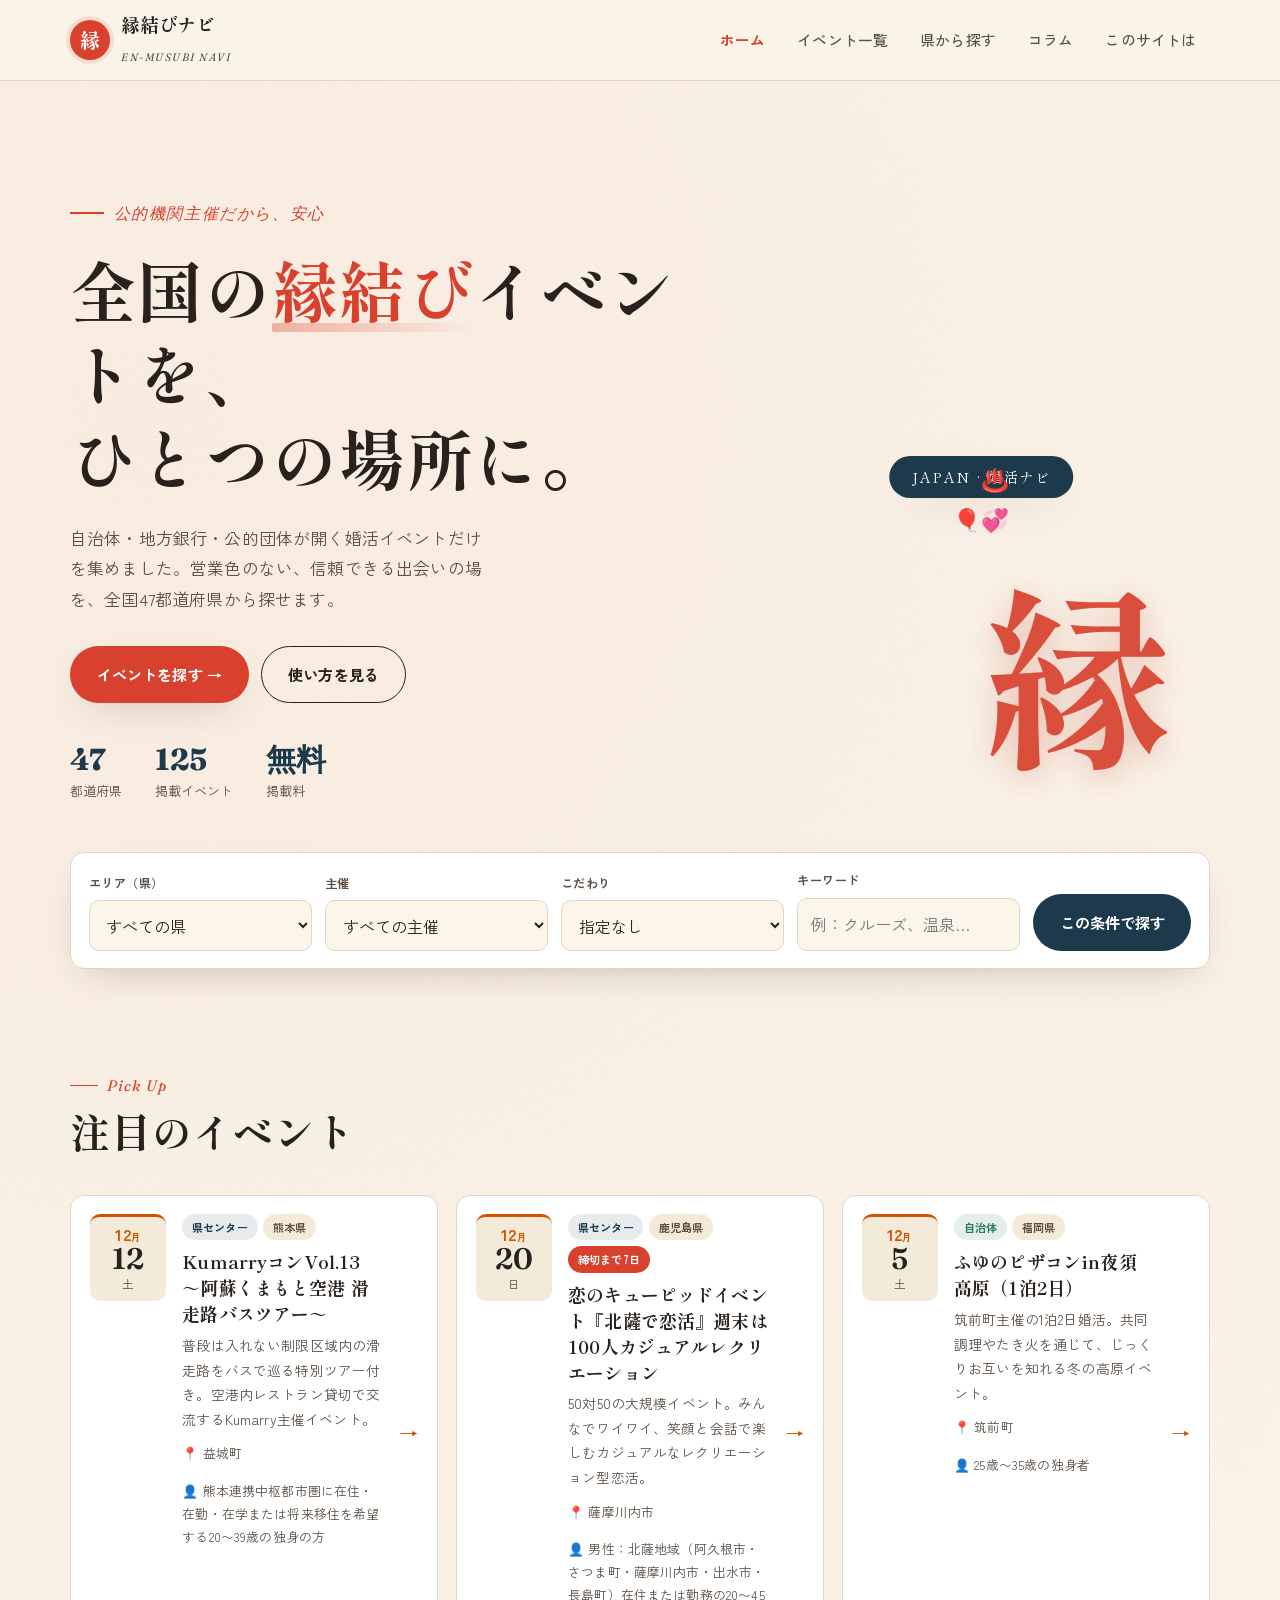
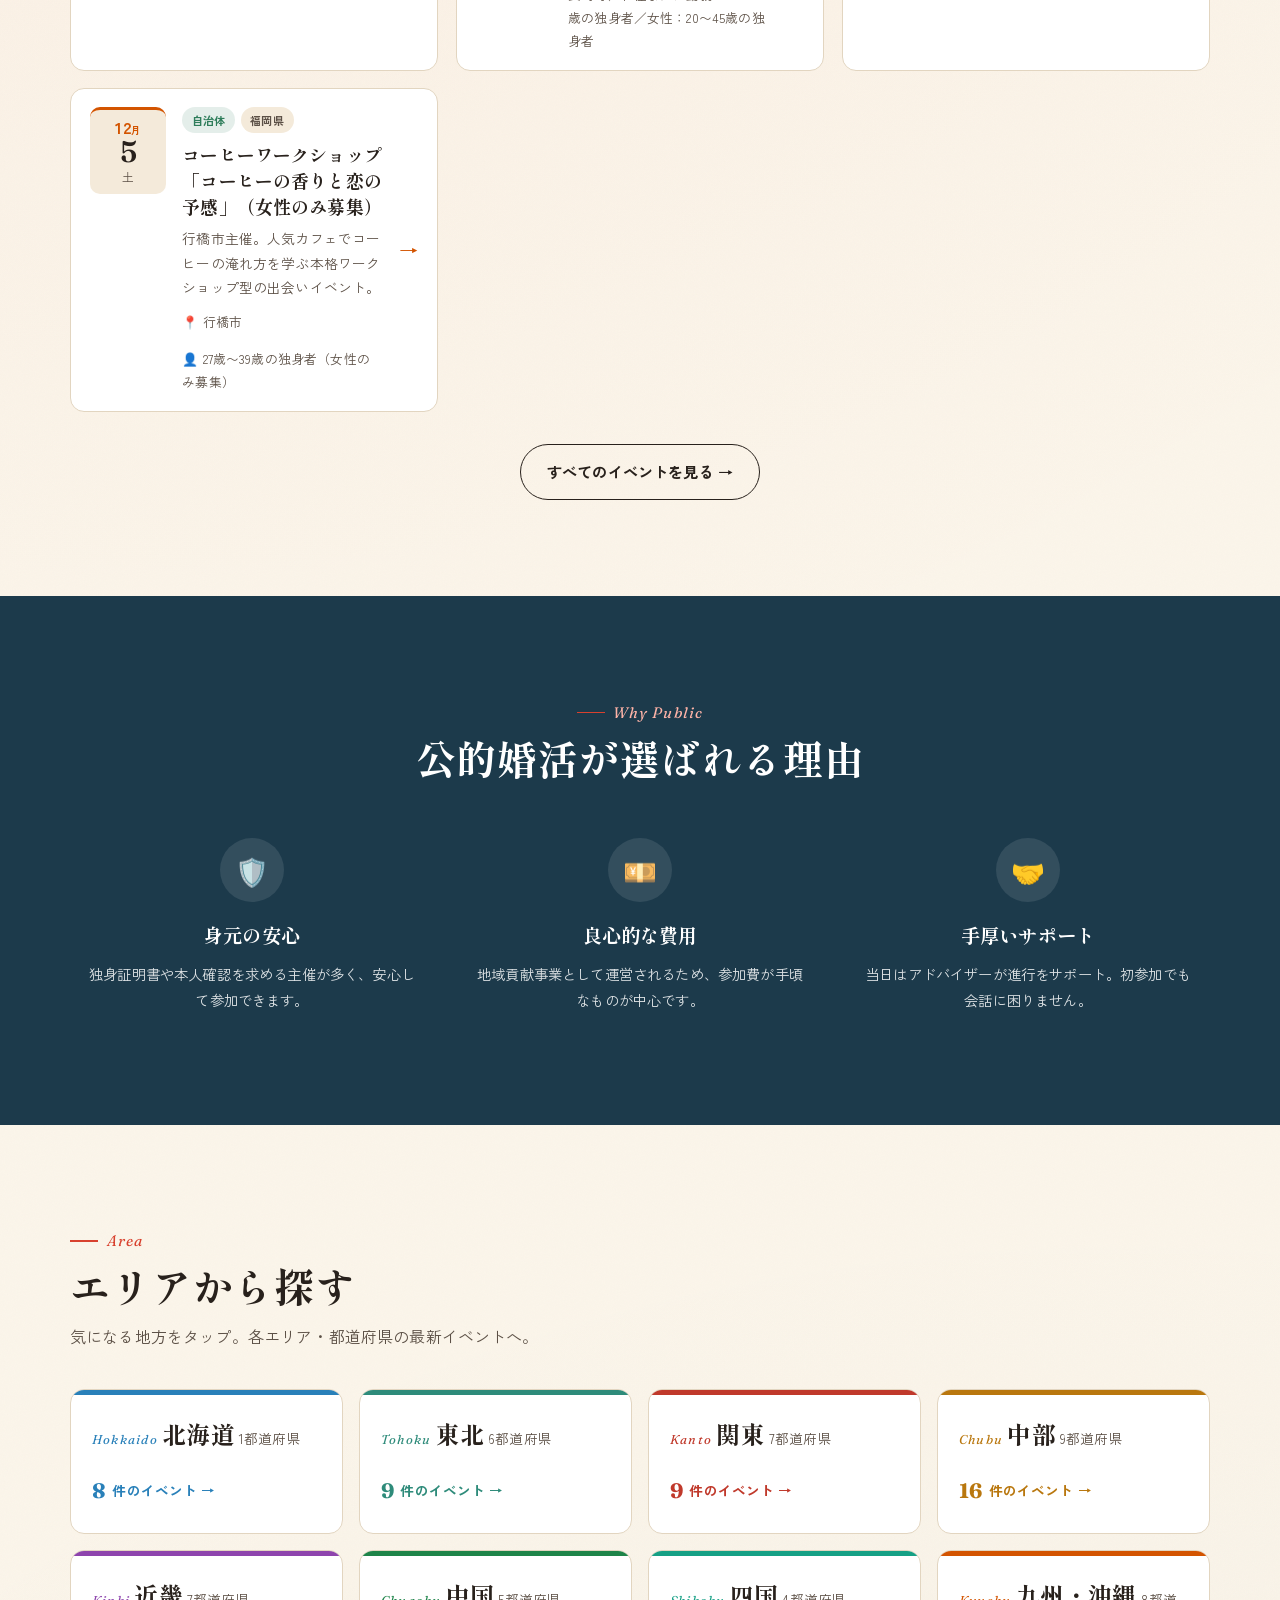
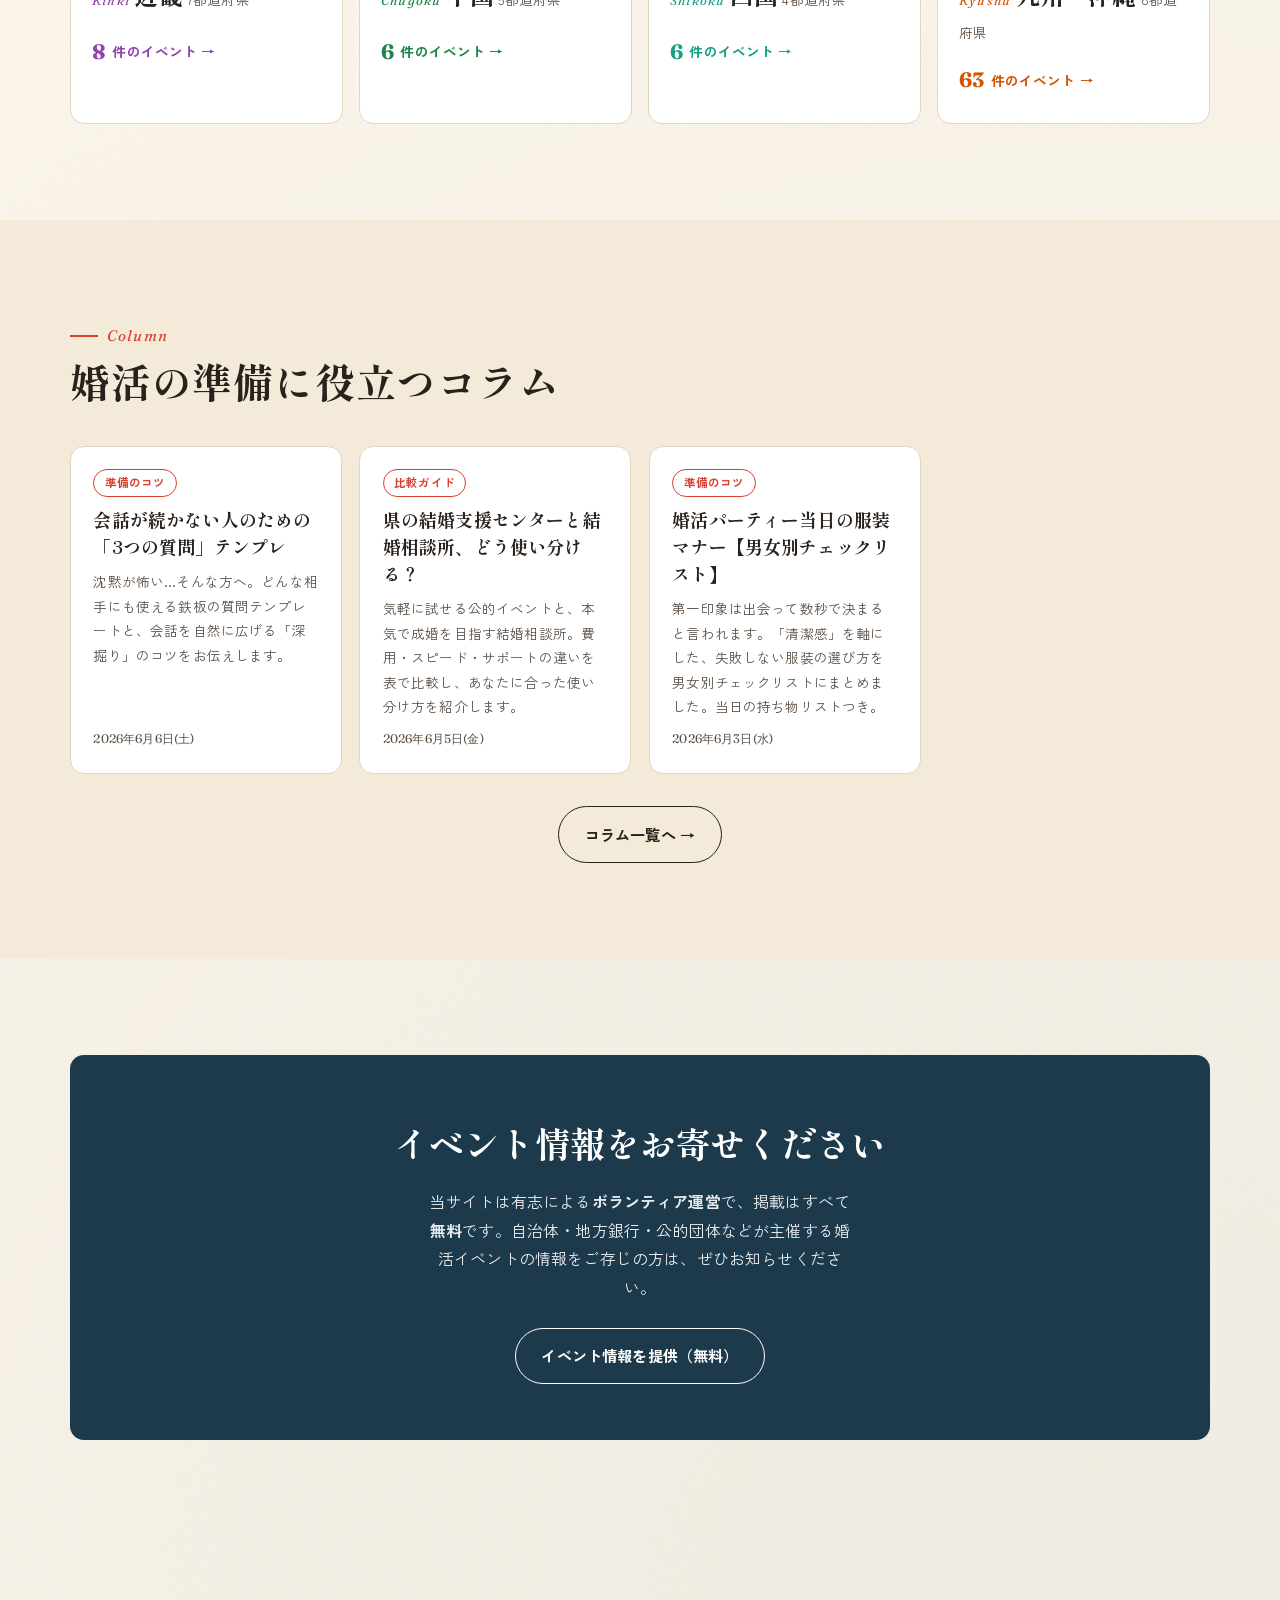
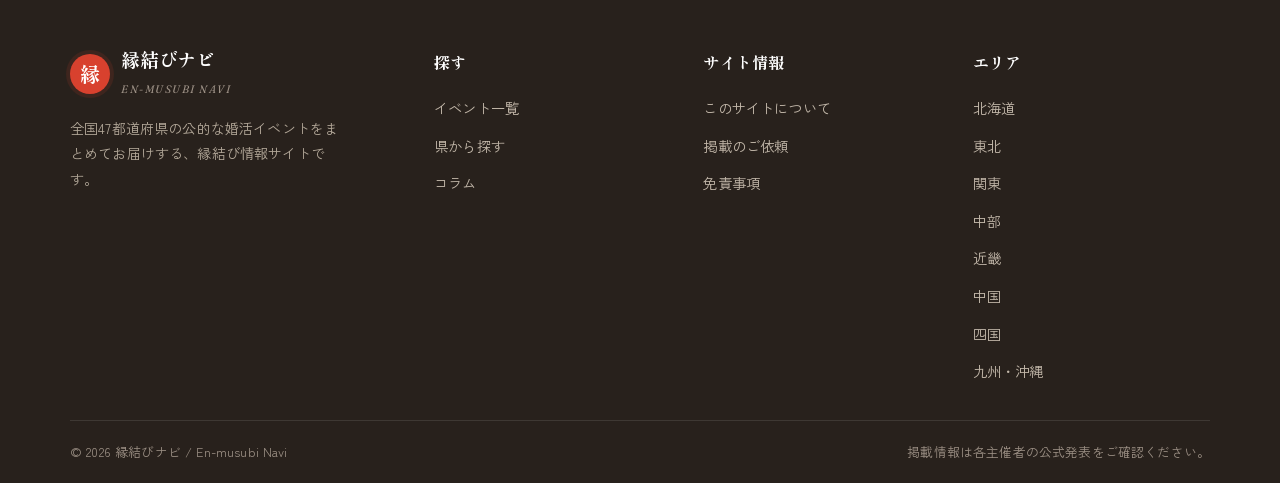
<file: index.html>
<!DOCTYPE html>
<html lang="ja">
<head>
<meta charset="UTF-8">
<meta name="viewport" content="width=device-width, initial-scale=1.0">
<title>縁結びナビ ｜ 全国の公的婚活イベントまとめサイト</title>
<meta name="description" content="全国47都道府県の自治体・地方銀行・公的団体が主催する婚活イベントを一覧でチェック。各都道府県の公式結婚支援センターと、安心・安全な出会いの場をまとめて探せます。">
<link rel="preconnect" href="https://fonts.googleapis.com">
<link rel="preconnect" href="https://fonts.gstatic.com" crossorigin>
<link href="https://fonts.googleapis.com/css2?family=Shippori+Mincho:wght@500;700;800&family=Zen+Kaku+Gothic+New:wght@400;500;700&family=Fraunces:ital,opsz,wght@1,9..144,400;1,9..144,600&display=swap" rel="stylesheet">
<link rel="icon" href="assets/img/favicon.svg" type="image/svg+xml">
<link rel="icon" href="assets/img/favicon-32.png" sizes="32x32" type="image/png">
<link rel="apple-touch-icon" href="assets/img/apple-touch-icon.png">
<link rel="manifest" href="site.webmanifest">
<meta name="theme-color" content="#D8412E">
<link rel="canonical" href="https://ytsuki1970.github.io/enmusubi-navi/">
<meta property="og:type" content="website">
<meta property="og:site_name" content="縁結びナビ">
<meta property="og:locale" content="ja_JP">
<meta property="og:title" content="縁結びナビ ｜ 全国の公的婚活イベントまとめサイト">
<meta property="og:description" content="全国47都道府県の自治体・地方銀行・公的団体が主催する婚活イベントを一覧でチェック。各都道府県の公式結婚支援センターと、安心・安全な出会いの場をまとめて探せます。">
<meta property="og:url" content="https://ytsuki1970.github.io/enmusubi-navi/">
<meta property="og:image" content="https://ytsuki1970.github.io/enmusubi-navi/assets/img/ogp.png">
<meta name="twitter:card" content="summary_large_image">
<meta name="twitter:title" content="縁結びナビ ｜ 全国の公的婚活イベントまとめサイト">
<meta name="twitter:description" content="全国47都道府県の公的な婚活イベントと、各都道府県の公式結婚支援センターをまとめて探せます。">
<meta name="twitter:image" content="https://ytsuki1970.github.io/enmusubi-navi/assets/img/ogp.png">
<link rel="stylesheet" href="assets/css/style.css">
</head>
<body>

<!-- Header -->
<header class="site-header">
  <div class="wrap site-header__in">
    <a class="brand" href="index.html">
      <span class="brand__mark">縁</span>
      <span>
        <span class="brand__name">縁結びナビ</span><br>
        <span class="brand__sub">En-musubi Navi</span>
      </span>
    </a>
    <button class="nav-toggle" aria-label="メニュー" aria-expanded="false"><span></span><span></span><span></span></button>
    <nav class="site-nav">
      <a href="index.html">ホーム</a>
      <a href="events.html">イベント一覧</a>
      <a href="prefecture.html">県から探す</a>
      <a href="columns.html">コラム</a>
      <a href="about.html">このサイトは</a>
    </nav>
  </div>
</header>

<!-- Hero -->
<section class="hero">
  <div class="wrap hero__grid">
    <div>
      <span class="hero__eyebrow">公的機関主催だから、安心</span>
      <h1>全国の<span class="accent">縁結び</span>イベントを、<br>ひとつの場所に。</h1>
      <p class="hero__lede">自治体・地方銀行・公的団体が開く婚活イベントだけを集めました。営業色のない、信頼できる出会いの場を、全国47都道府県から探せます。</p>
      <div class="hero__cta">
        <a class="btn btn--primary" href="events.html">イベントを探す →</a>
        <a class="btn btn--ghost" href="about.html">使い方を見る</a>
      </div>
      <div class="hero__stats">
        <div class="hero__stat"><b>47</b><span>都道府県</span></div>
        <div class="hero__stat"><b id="stat-count">--</b><span>掲載イベント</span></div>
        <div class="hero__stat"><b>無料</b><span>掲載料</span></div>
      </div>
    </div>
    <div class="hero__art" aria-hidden="true">
      <div class="hero__medallion"></div>
      <div class="hero__kanji">縁</div>
      <span class="hero__ribbon">JAPAN · 婚活ナビ</span>
      <span class="hero__float f1">💞</span>
      <span class="hero__float f2">🎈</span>
      <span class="hero__float f3">♨️</span>
    </div>
  </div>
</section>

<!-- Search bar -->
<div class="wrap">
  <form class="searchbar" action="events.html" method="get">
    <div class="field">
      <label for="f-pref">エリア（県）</label>
      <select id="f-pref" name="pref"><option value="">すべての県</option></select>
    </div>
    <div class="field">
      <label for="f-org">主催</label>
      <select id="f-org" name="org">
        <option value="">すべての主催</option>
        <option value="center">県センター</option>
        <option value="city">自治体</option>
        <option value="public">公的団体</option>
        <option value="bank">地銀連携</option>
      </select>
    </div>
    <div class="field">
      <label for="f-tag">こだわり</label>
      <select id="f-tag" name="tag"><option value="">指定なし</option></select>
    </div>
    <div class="field">
      <label for="f-q">キーワード</label>
      <input id="f-q" name="q" type="search" placeholder="例：クルーズ、温泉…">
    </div>
    <button class="btn btn--ink" type="submit">この条件で探す</button>
  </form>
</div>

<!-- Featured events -->
<section class="section">
  <div class="wrap">
    <div class="sec-head">
      <span class="sec-head__kicker">Pick Up</span>
      <h2 class="sec-head__title">注目のイベント</h2>
    </div>
    <div class="ev-grid" id="featured" data-reveal></div>
    <div style="text-align:center;margin-top:2rem">
      <a class="btn btn--ghost" href="events.html">すべてのイベントを見る →</a>
    </div>
  </div>
</section>

<!-- Why public -->
<section class="section band">
  <div class="wrap">
    <div class="sec-head" style="text-align:center">
      <span class="sec-head__kicker" style="color:#ffb4a8">Why Public</span>
      <h2 class="sec-head__title" style="color:#fff">公的婚活が選ばれる理由</h2>
    </div>
    <div class="feature-row">
      <div class="feature" data-reveal data-d="1">
        <div class="feature__ic">🛡️</div>
        <h3>身元の安心</h3>
        <p>独身証明書や本人確認を求める主催が多く、安心して参加できます。</p>
      </div>
      <div class="feature" data-reveal data-d="2">
        <div class="feature__ic">💴</div>
        <h3>良心的な費用</h3>
        <p>地域貢献事業として運営されるため、参加費が手頃なものが中心です。</p>
      </div>
      <div class="feature" data-reveal data-d="3">
        <div class="feature__ic">🤝</div>
        <h3>手厚いサポート</h3>
        <p>当日はアドバイザーが進行をサポート。初参加でも会話に困りません。</p>
      </div>
    </div>
  </div>
</section>

<!-- Prefecture grid -->
<section class="section">
  <div class="wrap">
    <div class="sec-head">
      <span class="sec-head__kicker">Area</span>
      <h2 class="sec-head__title">エリアから探す</h2>
      <p class="lede" style="margin-top:.6rem">気になる地方をタップ。各エリア・都道府県の最新イベントへ。</p>
    </div>
    <div class="pref-grid" id="pref-grid" data-reveal></div>
  </div>
</section>

<!-- Columns -->
<section class="section band--paper">
  <div class="wrap">
    <div class="sec-head">
      <span class="sec-head__kicker">Column</span>
      <h2 class="sec-head__title">婚活の準備に役立つコラム</h2>
    </div>
    <div class="col-grid" id="home-columns" data-reveal></div>
    <div style="text-align:center;margin-top:2rem">
      <a class="btn btn--ghost" href="columns.html">コラム一覧へ →</a>
    </div>
  </div>
</section>

<!-- 情報提供のお願い（無料・ボランティア運営） -->
<section class="section">
  <div class="wrap" style="background:var(--indigo);color:#fff;border-radius:var(--r);padding:clamp(2rem,5vw,3.5rem);text-align:center">
    <h2 style="font-family:var(--serif);font-size:clamp(1.5rem,4vw,2.2rem);margin-bottom:.8rem">イベント情報をお寄せください</h2>
    <p style="opacity:.9;max-width:54ch;margin:0 auto 1.6rem">当サイトは有志による<strong>ボランティア運営</strong>で、掲載はすべて<strong>無料</strong>です。自治体・地方銀行・公的団体などが主催する婚活イベントの情報をご存じの方は、ぜひお知らせください。</p>
    <div style="display:flex;gap:.8rem;justify-content:center;flex-wrap:wrap">
      <a class="btn btn--ghost" style="border-color:#fff;color:#fff" href="post.html">イベント情報を提供（無料）</a>
    </div>
  </div>
</section>

<!-- Footer -->
<footer class="site-footer">
  <div class="wrap site-footer__top">
    <div>
      <a class="brand" href="index.html">
        <span class="brand__mark">縁</span>
        <span><span class="brand__name">縁結びナビ</span><br><span class="brand__sub">En-musubi Navi</span></span>
      </a>
      <p class="site-footer__about" style="margin-top:1rem">全国47都道府県の公的な婚活イベントをまとめてお届けする、縁結び情報サイトです。</p>
    </div>
    <div>
      <h4>探す</h4>
      <ul>
        <li><a href="events.html">イベント一覧</a></li>
        <li><a href="prefecture.html">県から探す</a></li>
        <li><a href="columns.html">コラム</a></li>
      </ul>
    </div>
    <div>
      <h4>サイト情報</h4>
      <ul>
        <li><a href="about.html">このサイトについて</a></li>
        <li><a href="post.html">掲載のご依頼</a></li>
        <li><a href="about.html#policy">免責事項</a></li>
      </ul>
    </div>
    <div>
      <h4>エリア</h4>
      <ul id="footer-pref"></ul>
    </div>
  </div>
  <div class="wrap site-footer__bottom">
    <span>© <span id="year"></span> 縁結びナビ / En-musubi Navi</span>
    <span>掲載情報は各主催者の公式発表をご確認ください。</span>
  </div>
</footer>

<script src="assets/js/data.js?v=11"></script>
<script src="assets/js/app.js?v=11"></script>
<script>
  // 件数
  $("#stat-count").textContent = EVENTS.length;

  // 県セレクト（エリアでグループ化）& タグセレクト
  $("#f-pref").insertAdjacentHTML("beforeend", prefOptionsHTML());
  const allTags = [...new Set(EVENTS.flatMap(e => e.tags))].sort();
  const fTag = $("#f-tag");
  allTags.forEach(t => fTag.insertAdjacentHTML("beforeend", `<option value="${t}">${t}</option>`));

  // 注目イベント（開催前のfeatured優先 → 開催が近い順 → 4件）。終了済みのfeaturedが居座らないよう開催前に限る
  const isPick = e => e.featured && !e.ongoing && !isPast(e.date);
  const featured = [...EVENTS].sort((a,b) => (isPick(b)?1:0)-(isPick(a)?1:0) || byDateUpcoming(a,b)).slice(0,4);
  $("#featured").innerHTML = featured.map(eventCard).join("");

  // エリアグリッド（8地方・件数つき）
  $("#pref-grid").innerHTML = regionCardsHTML();

  // ホームのコラム（3件）
  $("#home-columns").innerHTML = [...COLUMNS].sort((a,b)=>b.date.localeCompare(a.date)).slice(0,3).map(columnCard).join("");

  // フッター エリアリンク
  $("#footer-pref").innerHTML = REGIONS.map(r => `<li><a href="prefecture.html#region-${r.key}">${r.name}</a></li>`).join("");
</script>
</body>
</html>
</file>
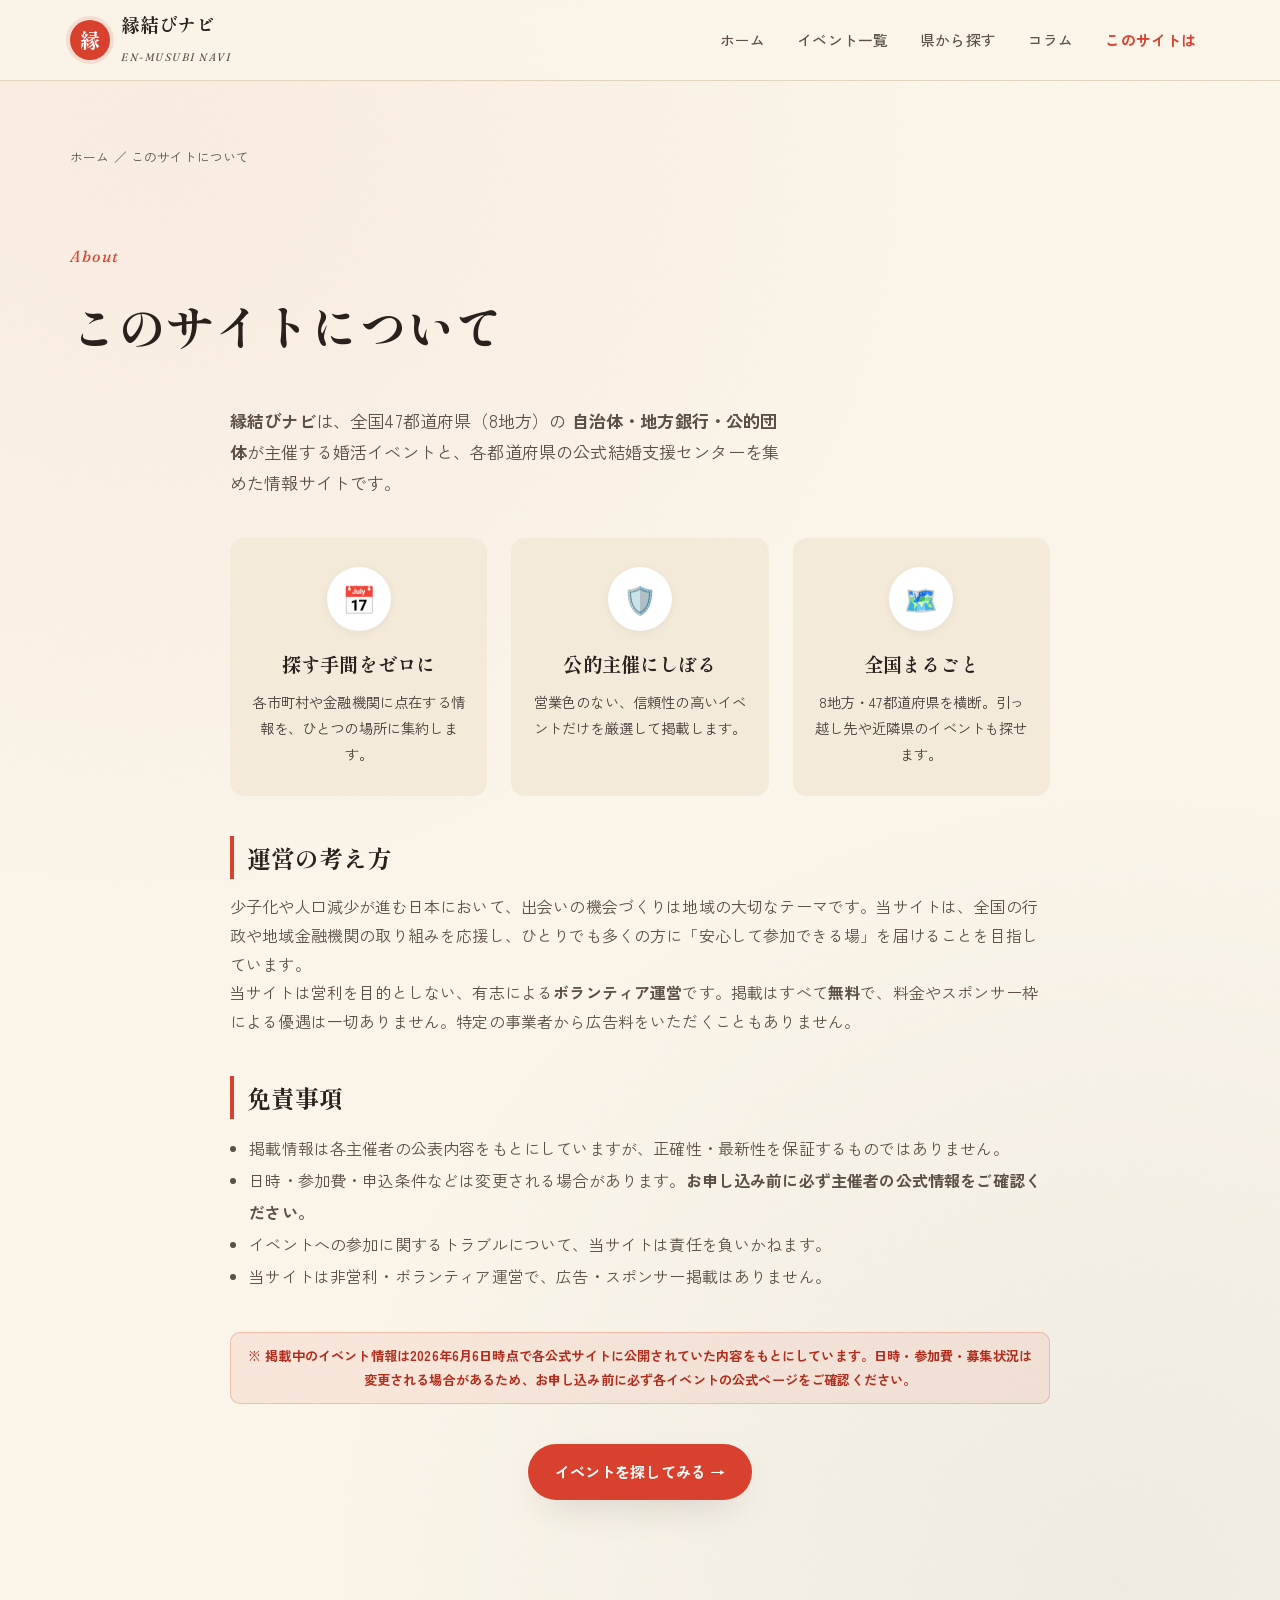
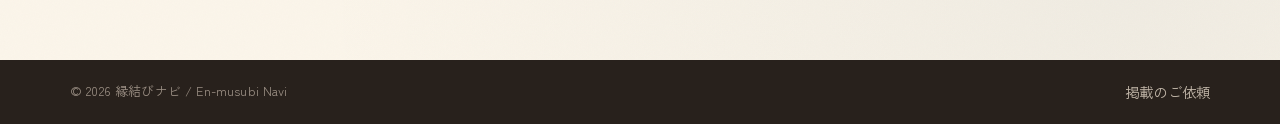
<file: about.html>
<!DOCTYPE html>
<html lang="ja">
<head>
<meta charset="UTF-8">
<meta name="viewport" content="width=device-width, initial-scale=1.0">
<title>このサイトについて ｜ 縁結びナビ</title>
<meta name="description" content="縁結びナビは、全国47都道府県の自治体・地方銀行・公的団体が主催する婚活イベントと、各都道府県の公式結婚支援センターをまとめて紹介する情報サイトです。">
<link rel="preconnect" href="https://fonts.googleapis.com">
<link rel="preconnect" href="https://fonts.gstatic.com" crossorigin>
<link href="https://fonts.googleapis.com/css2?family=Shippori+Mincho:wght@500;700;800&family=Zen+Kaku+Gothic+New:wght@400;500;700&family=Fraunces:ital,opsz,wght@1,9..144,400;1,9..144,600&display=swap" rel="stylesheet">
<link rel="icon" href="assets/img/favicon.svg" type="image/svg+xml">
<link rel="icon" href="assets/img/favicon-32.png" sizes="32x32" type="image/png">
<link rel="apple-touch-icon" href="assets/img/apple-touch-icon.png">
<link rel="manifest" href="site.webmanifest">
<meta name="theme-color" content="#D8412E">
<link rel="canonical" href="https://ytsuki1970.github.io/enmusubi-navi/about.html">
<meta property="og:type" content="website">
<meta property="og:site_name" content="縁結びナビ">
<meta property="og:locale" content="ja_JP">
<meta property="og:title" content="このサイトについて ｜ 縁結びナビ">
<meta property="og:description" content="縁結びナビは、全国47都道府県の自治体・地方銀行・公的団体が主催する婚活イベントと、各都道府県の公式結婚支援センターをまとめて紹介する情報サイトです。">
<meta property="og:url" content="https://ytsuki1970.github.io/enmusubi-navi/about.html">
<meta property="og:image" content="https://ytsuki1970.github.io/enmusubi-navi/assets/img/ogp.png">
<meta name="twitter:card" content="summary_large_image">
<meta name="twitter:title" content="このサイトについて ｜ 縁結びナビ">
<meta name="twitter:description" content="全国47都道府県の公的な婚活イベントをまとめる縁結び情報サイト。">
<meta name="twitter:image" content="https://ytsuki1970.github.io/enmusubi-navi/assets/img/ogp.png">
<link rel="stylesheet" href="assets/css/style.css">
</head>
<body>

<header class="site-header">
  <div class="wrap site-header__in">
    <a class="brand" href="index.html"><span class="brand__mark">縁</span><span><span class="brand__name">縁結びナビ</span><br><span class="brand__sub">En-musubi Navi</span></span></a>
    <button class="nav-toggle" aria-label="メニュー" aria-expanded="false"><span></span><span></span><span></span></button>
    <nav class="site-nav">
      <a href="index.html">ホーム</a>
      <a href="events.html">イベント一覧</a>
      <a href="prefecture.html">県から探す</a>
      <a href="columns.html">コラム</a>
      <a href="about.html">このサイトは</a>
    </nav>
  </div>
</header>

<div class="page-head">
  <div class="wrap">
    <p class="page-head__crumb"><a href="index.html">ホーム</a> ／ このサイトについて</p>
    <p class="page-head roma" style="margin:0">About</p>
    <h1>このサイトについて</h1>
  </div>
</div>

<section class="section" style="padding-top:1.5rem">
  <div class="wrap" style="max-width:820px">

    <p class="lede" style="font-size:1.08rem">
      <b>縁結びナビ</b>は、全国47都道府県（8地方）の
      <b>自治体・地方銀行・公的団体</b>が主催する婚活イベントと、各都道府県の公式結婚支援センターを集めた情報サイトです。
    </p>

    <div class="feature-row" style="margin:2.5rem 0">
      <div class="feature band--paper" style="border-radius:var(--r);padding:1.8rem 1.2rem">
        <div class="feature__ic">📅</div><h3>探す手間をゼロに</h3>
        <p>各市町村や金融機関に点在する情報を、ひとつの場所に集約します。</p>
      </div>
      <div class="feature band--paper" style="border-radius:var(--r);padding:1.8rem 1.2rem">
        <div class="feature__ic">🛡️</div><h3>公的主催にしぼる</h3>
        <p>営業色のない、信頼性の高いイベントだけを厳選して掲載します。</p>
      </div>
      <div class="feature band--paper" style="border-radius:var(--r);padding:1.8rem 1.2rem">
        <div class="feature__ic">🗺️</div><h3>全国まるごと</h3>
        <p>8地方・47都道府県を横断。引っ越し先や近隣県のイベントも探せます。</p>
      </div>
    </div>

    <h2 style="font-family:var(--serif);font-size:1.5rem;margin:2rem 0 .8rem;border-left:4px solid var(--thread);padding-left:.8rem">運営の考え方</h2>
    <p style="color:var(--ink-soft)">少子化や人口減少が進む日本において、出会いの機会づくりは地域の大切なテーマです。当サイトは、全国の行政や地域金融機関の取り組みを応援し、ひとりでも多くの方に「安心して参加できる場」を届けることを目指しています。</p>
    <p style="color:var(--ink-soft)">当サイトは営利を目的としない、有志による<strong>ボランティア運営</strong>です。掲載はすべて<strong>無料</strong>で、料金やスポンサー枠による優遇は一切ありません。特定の事業者から広告料をいただくこともありません。</p>

    <h2 id="policy" style="font-family:var(--serif);font-size:1.5rem;margin:2.5rem 0 .8rem;border-left:4px solid var(--thread);padding-left:.8rem">免責事項</h2>
    <ul style="color:var(--ink-soft);line-height:2;padding-left:1.2rem">
      <li>掲載情報は各主催者の公表内容をもとにしていますが、正確性・最新性を保証するものではありません。</li>
      <li>日時・参加費・申込条件などは変更される場合があります。<b>お申し込み前に必ず主催者の公式情報をご確認ください。</b></li>
      <li>イベントへの参加に関するトラブルについて、当サイトは責任を負いかねます。</li>
      <li>当サイトは非営利・ボランティア運営で、広告・スポンサー掲載はありません。</li>
    </ul>

    <div class="notice" style="margin-top:2.5rem">
      ※ 掲載中のイベント情報は<strong>2026年6月6日時点</strong>で各公式サイトに公開されていた内容をもとにしています。日時・参加費・募集状況は変更される場合があるため、お申し込み前に必ず各イベントの公式ページをご確認ください。
    </div>

    <div style="text-align:center;margin-top:2.5rem">
      <a class="btn btn--primary" href="events.html">イベントを探してみる →</a>
    </div>
  </div>
</section>

<footer class="site-footer">
  <div class="wrap site-footer__bottom" style="border-top:none">
    <span>© <span id="year"></span> 縁結びナビ / En-musubi Navi</span>
    <span><a href="post.html">掲載のご依頼</a></span>
  </div>
</footer>

<script src="assets/js/data.js?v=11"></script>
<script src="assets/js/app.js?v=11"></script>
</body>
</html>
</file>
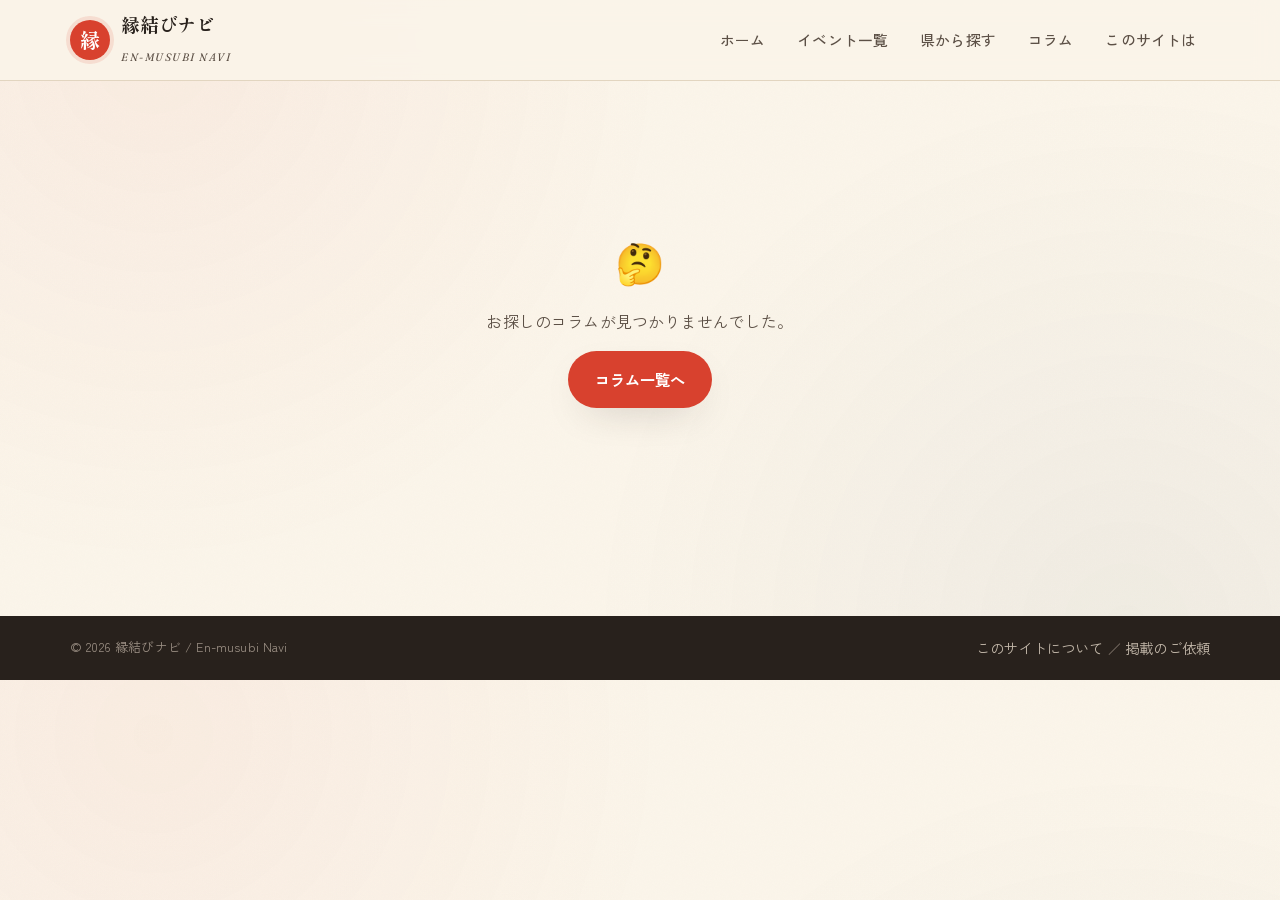
<file: column.html>
<!DOCTYPE html>
<html lang="ja">
<head>
<meta charset="UTF-8">
<meta name="viewport" content="width=device-width, initial-scale=1.0">
<title>コラム ｜ 縁結びナビ</title>
<meta name="description" content="全国の婚活お役立ちコラム。">
<link rel="preconnect" href="https://fonts.googleapis.com">
<link rel="preconnect" href="https://fonts.gstatic.com" crossorigin>
<link href="https://fonts.googleapis.com/css2?family=Shippori+Mincho:wght@500;700;800&family=Zen+Kaku+Gothic+New:wght@400;500;700&family=Fraunces:ital,opsz,wght@1,9..144,400;1,9..144,600&display=swap" rel="stylesheet">
<link rel="icon" href="assets/img/favicon.svg" type="image/svg+xml">
<link rel="icon" href="assets/img/favicon-32.png" sizes="32x32" type="image/png">
<link rel="apple-touch-icon" href="assets/img/apple-touch-icon.png">
<link rel="manifest" href="site.webmanifest">
<meta name="theme-color" content="#D8412E">
<meta property="og:type" content="article">
<meta property="og:site_name" content="縁結びナビ">
<meta property="og:locale" content="ja_JP">
<meta property="og:title" content="婚活コラム ｜ 縁結びナビ">
<meta property="og:description" content="全国の婚活お役立ちコラム。">
<meta property="og:image" content="https://ytsuki1970.github.io/enmusubi-navi/assets/img/ogp.png">
<meta name="twitter:card" content="summary_large_image">
<meta name="twitter:image" content="https://ytsuki1970.github.io/enmusubi-navi/assets/img/ogp.png">
<link rel="stylesheet" href="assets/css/style.css">
</head>
<body>

<header class="site-header">
  <div class="wrap site-header__in">
    <a class="brand" href="index.html"><span class="brand__mark">縁</span><span><span class="brand__name">縁結びナビ</span><br><span class="brand__sub">En-musubi Navi</span></span></a>
    <button class="nav-toggle" aria-label="メニュー" aria-expanded="false"><span></span><span></span><span></span></button>
    <nav class="site-nav">
      <a href="index.html">ホーム</a>
      <a href="events.html">イベント一覧</a>
      <a href="prefecture.html">県から探す</a>
      <a href="columns.html">コラム</a>
      <a href="about.html">このサイトは</a>
    </nav>
  </div>
</header>

<main class="section">
  <div class="wrap" id="content"></div>
</main>

<footer class="site-footer">
  <div class="wrap site-footer__bottom" style="border-top:none">
    <span>© <span id="year"></span> 縁結びナビ / En-musubi Navi</span>
    <span><a href="about.html">このサイトについて</a> ／ <a href="post.html">掲載のご依頼</a></span>
  </div>
</footer>

<script src="assets/js/data.js?v=11"></script>
<script src="assets/js/app.js?v=11"></script>
<script>
  const id = getParam("id");
  const c = COLUMNS.find(x => x.id === id);
  const box = $("#content");

  if (!c) {
    box.innerHTML = `<div class="empty"><div class="empty__ic">🤔</div>
      <p>お探しのコラムが見つかりませんでした。</p>
      <p style="margin-top:1rem"><a class="btn btn--primary" href="columns.html">コラム一覧へ</a></p></div>`;
  } else {
    document.title = `${c.title} ｜ 縁結びナビ`;
    const others = COLUMNS.filter(x => x.id !== c.id).slice(0,3);
    box.innerHTML = `
      <article class="article">
        <p class="page-head__crumb"><a href="index.html">ホーム</a> ／ <a href="columns.html">コラム</a> ／ ${c.category}</p>
        <p style="margin:.8rem 0 0"><span class="col-card__cat" style="display:inline-block">${c.category}</span></p>
        <h1 style="font-family:var(--serif);font-size:clamp(1.6rem,4.5vw,2.4rem);line-height:1.4;margin:.6rem 0">${c.title}</h1>
        <p style="font-family:var(--latin);color:var(--ink-soft)">${fmtDate(c.date)}</p>

        <div style="margin:1.6rem 0">${sponsorHTML('lead')}</div>

        <p style="font-size:1.12rem;font-weight:500;color:var(--ink);border-left:4px solid var(--thread);padding-left:1rem">${c.excerpt}</p>
        ${c.body}

        ${c.affiliate ? `
        <div class="aff-box">
          <h4>💍 本気で出会いを探すなら</h4>
          <p>公的イベントで場慣れしたら、お住まいのエリア対応の結婚相談所・マッチングサービスもチェック。無料カウンセリングから始められます。</p>
          <a class="btn btn--ink" href="#" rel="sponsored noopener" target="_blank">おすすめサービスを見る（PR）→</a>
        </div>` : ""}

        <p>気になるイベントが見つかったら、さっそく<a href="events.html" style="color:var(--thread);font-weight:700">イベント一覧</a>から探してみましょう。</p>
      </article>

      <section class="section" style="padding-bottom:0">
        <div class="wrap" style="padding:0">
          <div class="sec-head"><span class="sec-head__kicker">Read more</span><h2 class="sec-head__title">他のコラム</h2></div>
          <div class="col-grid">${others.map(columnCard).join("")}</div>
        </div>
      </section>
    `;
  }
</script>
</body>
</html>
</file>
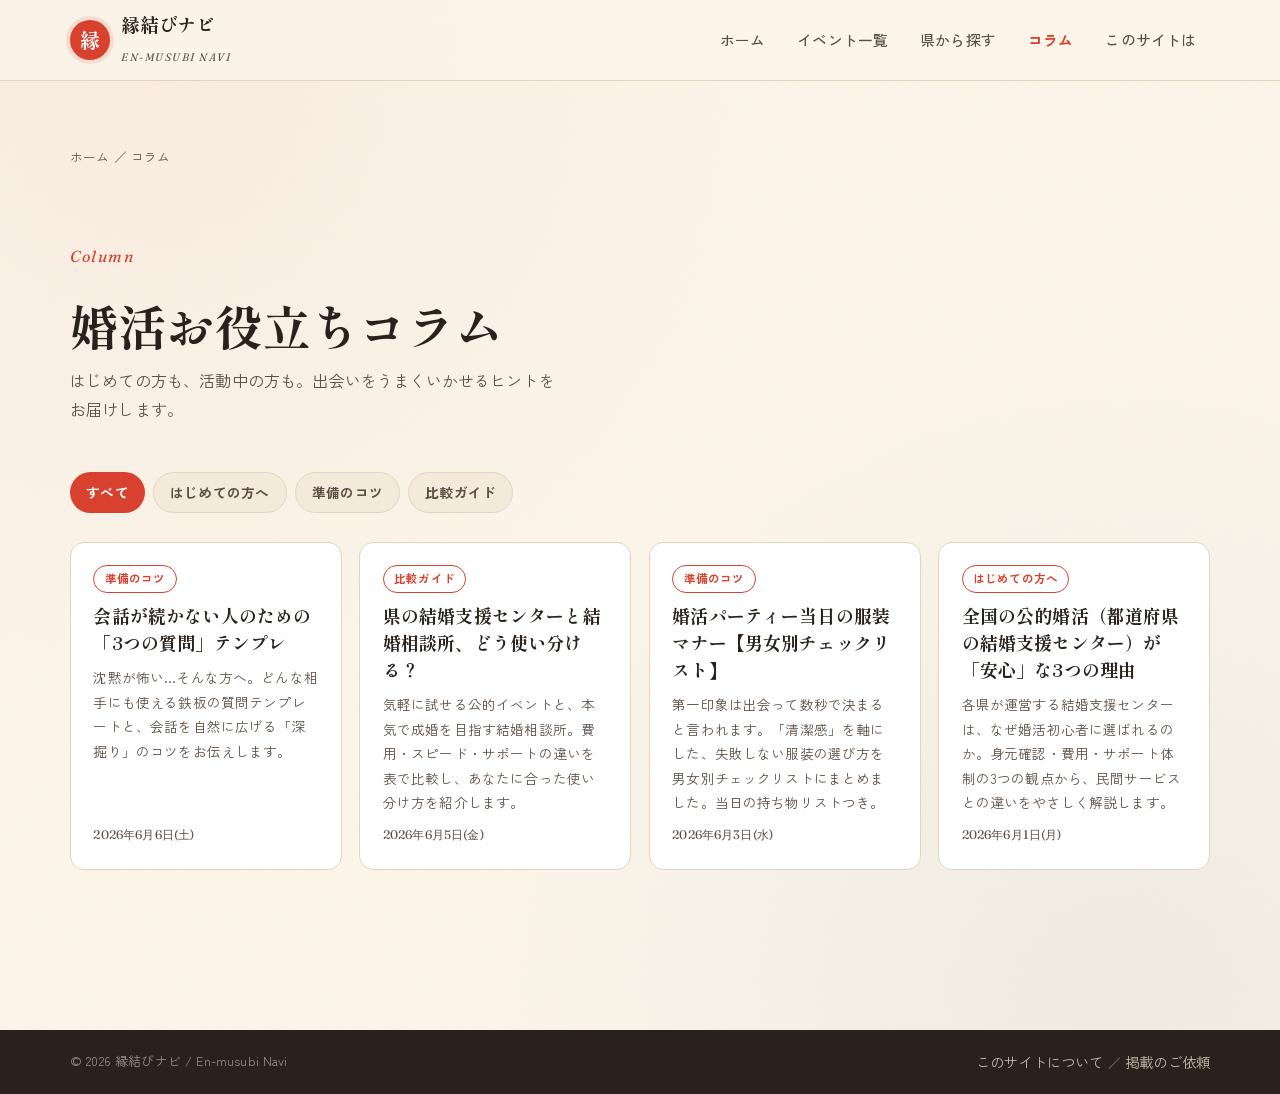
<file: columns.html>
<!DOCTYPE html>
<html lang="ja">
<head>
<meta charset="UTF-8">
<meta name="viewport" content="width=device-width, initial-scale=1.0">
<title>婚活コラム ｜ 縁結びナビ</title>
<meta name="description" content="婚活の準備・服装・会話のコツから、公的イベントと結婚相談所の使い分けまで。全国で出会いを探す方へのお役立ちコラム。">
<link rel="preconnect" href="https://fonts.googleapis.com">
<link rel="preconnect" href="https://fonts.gstatic.com" crossorigin>
<link href="https://fonts.googleapis.com/css2?family=Shippori+Mincho:wght@500;700;800&family=Zen+Kaku+Gothic+New:wght@400;500;700&family=Fraunces:ital,opsz,wght@1,9..144,400;1,9..144,600&display=swap" rel="stylesheet">
<link rel="icon" href="assets/img/favicon.svg" type="image/svg+xml">
<link rel="icon" href="assets/img/favicon-32.png" sizes="32x32" type="image/png">
<link rel="apple-touch-icon" href="assets/img/apple-touch-icon.png">
<link rel="manifest" href="site.webmanifest">
<meta name="theme-color" content="#D8412E">
<link rel="canonical" href="https://ytsuki1970.github.io/enmusubi-navi/columns.html">
<meta property="og:type" content="website">
<meta property="og:site_name" content="縁結びナビ">
<meta property="og:locale" content="ja_JP">
<meta property="og:title" content="婚活コラム ｜ 縁結びナビ">
<meta property="og:description" content="婚活の準備・服装・会話のコツから、公的イベントと結婚相談所の使い分けまで。全国で出会いを探す方へのお役立ちコラム。">
<meta property="og:url" content="https://ytsuki1970.github.io/enmusubi-navi/columns.html">
<meta property="og:image" content="https://ytsuki1970.github.io/enmusubi-navi/assets/img/ogp.png">
<meta name="twitter:card" content="summary_large_image">
<meta name="twitter:title" content="婚活コラム ｜ 縁結びナビ">
<meta name="twitter:description" content="婚活の準備・服装・会話のコツ、公的イベントと相談所の使い分けなど。">
<meta name="twitter:image" content="https://ytsuki1970.github.io/enmusubi-navi/assets/img/ogp.png">
<link rel="stylesheet" href="assets/css/style.css">
</head>
<body>

<header class="site-header">
  <div class="wrap site-header__in">
    <a class="brand" href="index.html"><span class="brand__mark">縁</span><span><span class="brand__name">縁結びナビ</span><br><span class="brand__sub">En-musubi Navi</span></span></a>
    <button class="nav-toggle" aria-label="メニュー" aria-expanded="false"><span></span><span></span><span></span></button>
    <nav class="site-nav">
      <a href="index.html">ホーム</a>
      <a href="events.html">イベント一覧</a>
      <a href="prefecture.html">県から探す</a>
      <a href="columns.html">コラム</a>
      <a href="about.html">このサイトは</a>
    </nav>
  </div>
</header>

<div class="page-head">
  <div class="wrap">
    <p class="page-head__crumb"><a href="index.html">ホーム</a> ／ コラム</p>
    <p class="page-head roma" style="margin:0">Column</p>
    <h1>婚活お役立ちコラム</h1>
    <p class="lede" style="margin-top:.6rem">はじめての方も、活動中の方も。出会いをうまくいかせるヒントをお届けします。</p>
  </div>
</div>

<section class="section" style="padding-top:1.5rem">
  <div class="wrap">
    <div style="display:flex;flex-wrap:wrap;gap:.5rem;margin-bottom:1.8rem" id="cat-filter"></div>
    <div class="col-grid" id="col-list"></div>
  </div>
</section>

<footer class="site-footer">
  <div class="wrap site-footer__bottom" style="border-top:none">
    <span>© <span id="year"></span> 縁結びナビ / En-musubi Navi</span>
    <span><a href="about.html">このサイトについて</a> ／ <a href="post.html">掲載のご依頼</a></span>
  </div>
</footer>

<script src="assets/js/data.js?v=11"></script>
<script src="assets/js/app.js?v=11"></script>
<script>
  const cats = ["すべて", ...new Set(COLUMNS.map(c => c.category))];
  let active = "すべて";
  const sorted = [...COLUMNS].sort((a,b) => b.date.localeCompare(a.date));

  function renderCats() {
    $("#cat-filter").innerHTML = cats.map(c =>
      `<button class="chip ${c===active?'chip--soon':'chip--pref'}" style="padding:.45rem 1rem;font-size:.85rem;border:${c===active?'none':'1px solid var(--line)'};cursor:pointer" data-cat="${c}">${c}</button>`
    ).join("");
  }
  function renderList() {
    const list = active === "すべて" ? sorted : sorted.filter(c => c.category === active);
    $("#col-list").innerHTML = list.map(columnCard).join("");
  }
  $("#cat-filter").addEventListener("click", e => {
    const b = e.target.closest("[data-cat]"); if (!b) return;
    active = b.dataset.cat; renderCats(); renderList();
  });
  renderCats(); renderList();
</script>
</body>
</html>
</file>
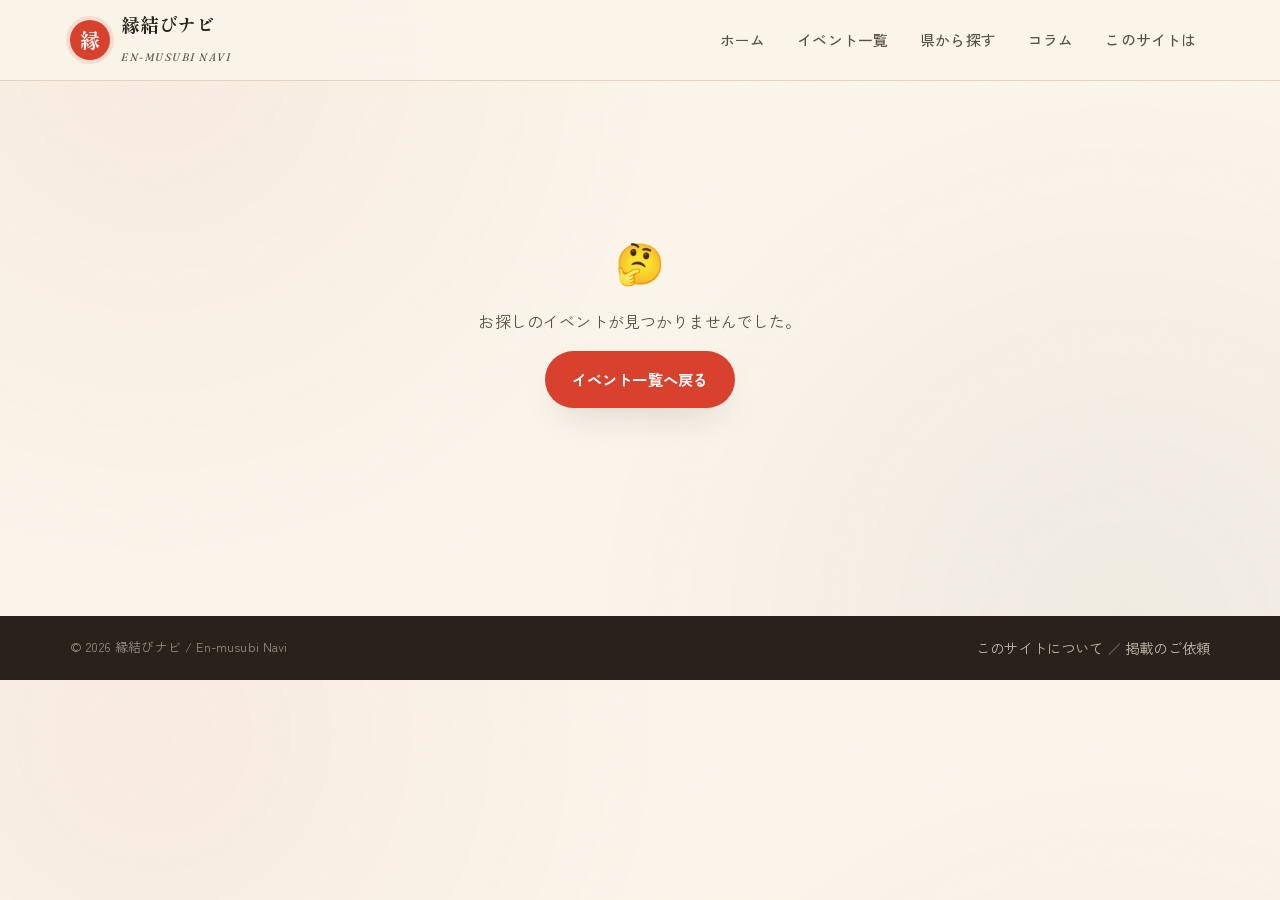
<file: event.html>
<!DOCTYPE html>
<html lang="ja">
<head>
<meta charset="UTF-8">
<meta name="viewport" content="width=device-width, initial-scale=1.0">
<title>イベント詳細 ｜ 縁結びナビ</title>
<meta name="description" content="全国の公的婚活イベントの詳細情報。日時・会場・参加費・申込先をまとめてチェック。">
<link rel="preconnect" href="https://fonts.googleapis.com">
<link rel="preconnect" href="https://fonts.gstatic.com" crossorigin>
<link href="https://fonts.googleapis.com/css2?family=Shippori+Mincho:wght@500;700;800&family=Zen+Kaku+Gothic+New:wght@400;500;700&family=Fraunces:ital,opsz,wght@1,9..144,400;1,9..144,600&display=swap" rel="stylesheet">
<link rel="icon" href="assets/img/favicon.svg" type="image/svg+xml">
<link rel="icon" href="assets/img/favicon-32.png" sizes="32x32" type="image/png">
<link rel="apple-touch-icon" href="assets/img/apple-touch-icon.png">
<link rel="manifest" href="site.webmanifest">
<meta name="theme-color" content="#D8412E">
<meta property="og:type" content="article">
<meta property="og:site_name" content="縁結びナビ">
<meta property="og:locale" content="ja_JP">
<meta property="og:title" content="イベント詳細 ｜ 縁結びナビ">
<meta property="og:description" content="全国の公的婚活イベントの詳細情報。日時・会場・参加費・申込先をまとめてチェック。">
<meta property="og:image" content="https://ytsuki1970.github.io/enmusubi-navi/assets/img/ogp.png">
<meta name="twitter:card" content="summary_large_image">
<meta name="twitter:image" content="https://ytsuki1970.github.io/enmusubi-navi/assets/img/ogp.png">
<link rel="stylesheet" href="assets/css/style.css">
</head>
<body>

<header class="site-header">
  <div class="wrap site-header__in">
    <a class="brand" href="index.html"><span class="brand__mark">縁</span><span><span class="brand__name">縁結びナビ</span><br><span class="brand__sub">En-musubi Navi</span></span></a>
    <button class="nav-toggle" aria-label="メニュー" aria-expanded="false"><span></span><span></span><span></span></button>
    <nav class="site-nav">
      <a href="index.html">ホーム</a>
      <a href="events.html">イベント一覧</a>
      <a href="prefecture.html">県から探す</a>
      <a href="columns.html">コラム</a>
      <a href="about.html">このサイトは</a>
    </nav>
  </div>
</header>

<main class="section" id="main">
  <div class="wrap" id="content"><!-- JSで描画 --></div>
</main>

<footer class="site-footer">
  <div class="wrap site-footer__bottom" style="border-top:none">
    <span>© <span id="year"></span> 縁結びナビ / En-musubi Navi</span>
    <span><a href="about.html">このサイトについて</a> ／ <a href="post.html">掲載のご依頼</a></span>
  </div>
</footer>

<script src="assets/js/data.js?v=11"></script>
<script src="assets/js/app.js?v=11"></script>
<script>
  const id = getParam("id");
  const ev = EVENTS.find(e => e.id === id);
  const box = $("#content");

  if (!ev) {
    box.innerHTML = `<div class="empty"><div class="empty__ic">🤔</div>
      <p>お探しのイベントが見つかりませんでした。</p>
      <p style="margin-top:1rem"><a class="btn btn--primary" href="events.html">イベント一覧へ戻る</a></p></div>`;
  } else {
    const p = prefBy(ev.pref);
    const org = ORG_TYPES[ev.orgType] || {label:"",note:""};
    const ongoing = !!ev.ongoing;
    const past = !ongoing && isPast(ev.date);
    const dl = ev.deadline ? daysLeft(ev.deadline) : null;
    document.title = `${ev.title} ｜ 縁結びナビ`;

    // 同じ県の関連イベント
    const related = EVENTS.filter(e => e.pref === ev.pref && e.id !== ev.id).sort(byDateUpcoming).slice(0,2);

    box.innerHTML = `
      <p class="page-head__crumb" style="margin-bottom:1.2rem">
        <a href="index.html">ホーム</a> ／ <a href="prefecture.html?pref=${ev.pref}">${p.name}</a> ／ ${ev.title}
      </p>

      <div class="detail">
        <div>
          <div class="detail__hero" style="--c:${p.color};background:${p.color}">
            <div class="tags">
              <span class="chip">${org.label}</span>
              <span class="chip">${p.name} ${ev.city}</span>
              ${ongoing ? `<span class="chip">常設・随時</span>` : (past ? `<span class="chip">受付終了</span>` : (dl>=0 && dl<=7 ? `<span class="chip">締切まで${dl}日</span>` : ""))}
            </div>
            <h1>${ev.title}</h1>
          </div>

          <div class="detail__body">
            <h2>イベント概要</h2>
            <p>${ev.body}</p>

            <h2>開催要項</h2>
            <table class="spec">
              <tr><th>開催日</th><td>${ongoing ? "通年・随時（次回は公式ページで告知）" : fmtDate(ev.date)}</td></tr>
              <tr><th>時間</th><td>${ev.time}</td></tr>
              <tr><th>会場</th><td>${ev.venue}（${p.name}${ev.city}）</td></tr>
              <tr><th>対象</th><td>${ev.target}</td></tr>
              <tr><th>参加費</th><td>${ev.fee}</td></tr>
              <tr><th>定員</th><td>${ev.capacity === "—" ? "公式サイトでご確認ください" : ev.capacity + (ev.ratio && ev.ratio !== "—" ? `（男女比 ${ev.ratio}）` : "")}</td></tr>
              ${ev.deadline ? `<tr><th>申込締切</th><td>${fmtDate(ev.deadline)}</td></tr>` : ""}
              <tr><th>主催</th><td>${ev.organizer}<br><small style="color:var(--ink-soft)">${org.note}</small></td></tr>
              ${ev.source ? `<tr><th>情報元</th><td><a href="${ev.source}" target="_blank" rel="noopener" style="color:var(--thread);word-break:break-all">公式サイトで確認 ↗</a></td></tr>` : ""}
            </table>
            <p class="disclaimer">※ 当サイトの情報は ${DATA_UPDATED} 時点のものです。日時・参加費・募集状況は変更される場合があります。必ず公式サイトで最新情報をご確認ください。</p>

            <div style="margin-top:2rem">${sponsorHTML('lead')}</div>
          </div>
        </div>

        <aside>
          <div class="aside-card">
            <h3>このイベントに申し込む</h3>
            <div class="meta-row"><span>開催日</span><b>${ongoing ? "随時／通年" : fmtDate(ev.date)}</b></div>
            <div class="meta-row"><span>参加費</span><b>${ev.fee === "公式サイトでご確認ください" ? "公式参照" : ev.fee}</b></div>
            <div class="meta-row" style="border-bottom:none"><span>定員</span><b>${(ev.capacity === "—" || ev.capacity === "公式サイトでご確認ください") ? "公式参照" : ev.capacity}</b></div>
            ${ongoing
              ? `<a class="btn btn--primary" href="${ev.applyUrl}" target="_blank" rel="noopener">詳細・申込（公式）→</a>`
              : (past
                ? `<a class="btn btn--ghost" style="pointer-events:none;opacity:.6" href="#">受付は終了しました</a>`
                : `<a class="btn btn--primary" href="${ev.applyUrl}" target="_blank" rel="noopener">公式サイトで申し込む →</a>`)}
            <p class="disclaimer">※ 申込・最新情報は主催者の公式ページでご確認ください。当サイトは情報をまとめて掲載しています。</p>
          </div>

          <div class="aside-card" style="margin-top:1.2rem;position:static">
            ${sponsorHTML('rail')}
          </div>
        </aside>
      </div>

      ${related.length ? `
      <section class="section" style="padding-bottom:0">
        <div class="sec-head"><span class="sec-head__kicker">More</span><h2 class="sec-head__title">${p.name}の他のイベント</h2></div>
        <div class="ev-grid">${related.map(eventCard).join("")}</div>
      </section>` : ""}
    `;
  }
</script>
</body>
</html>
</file>
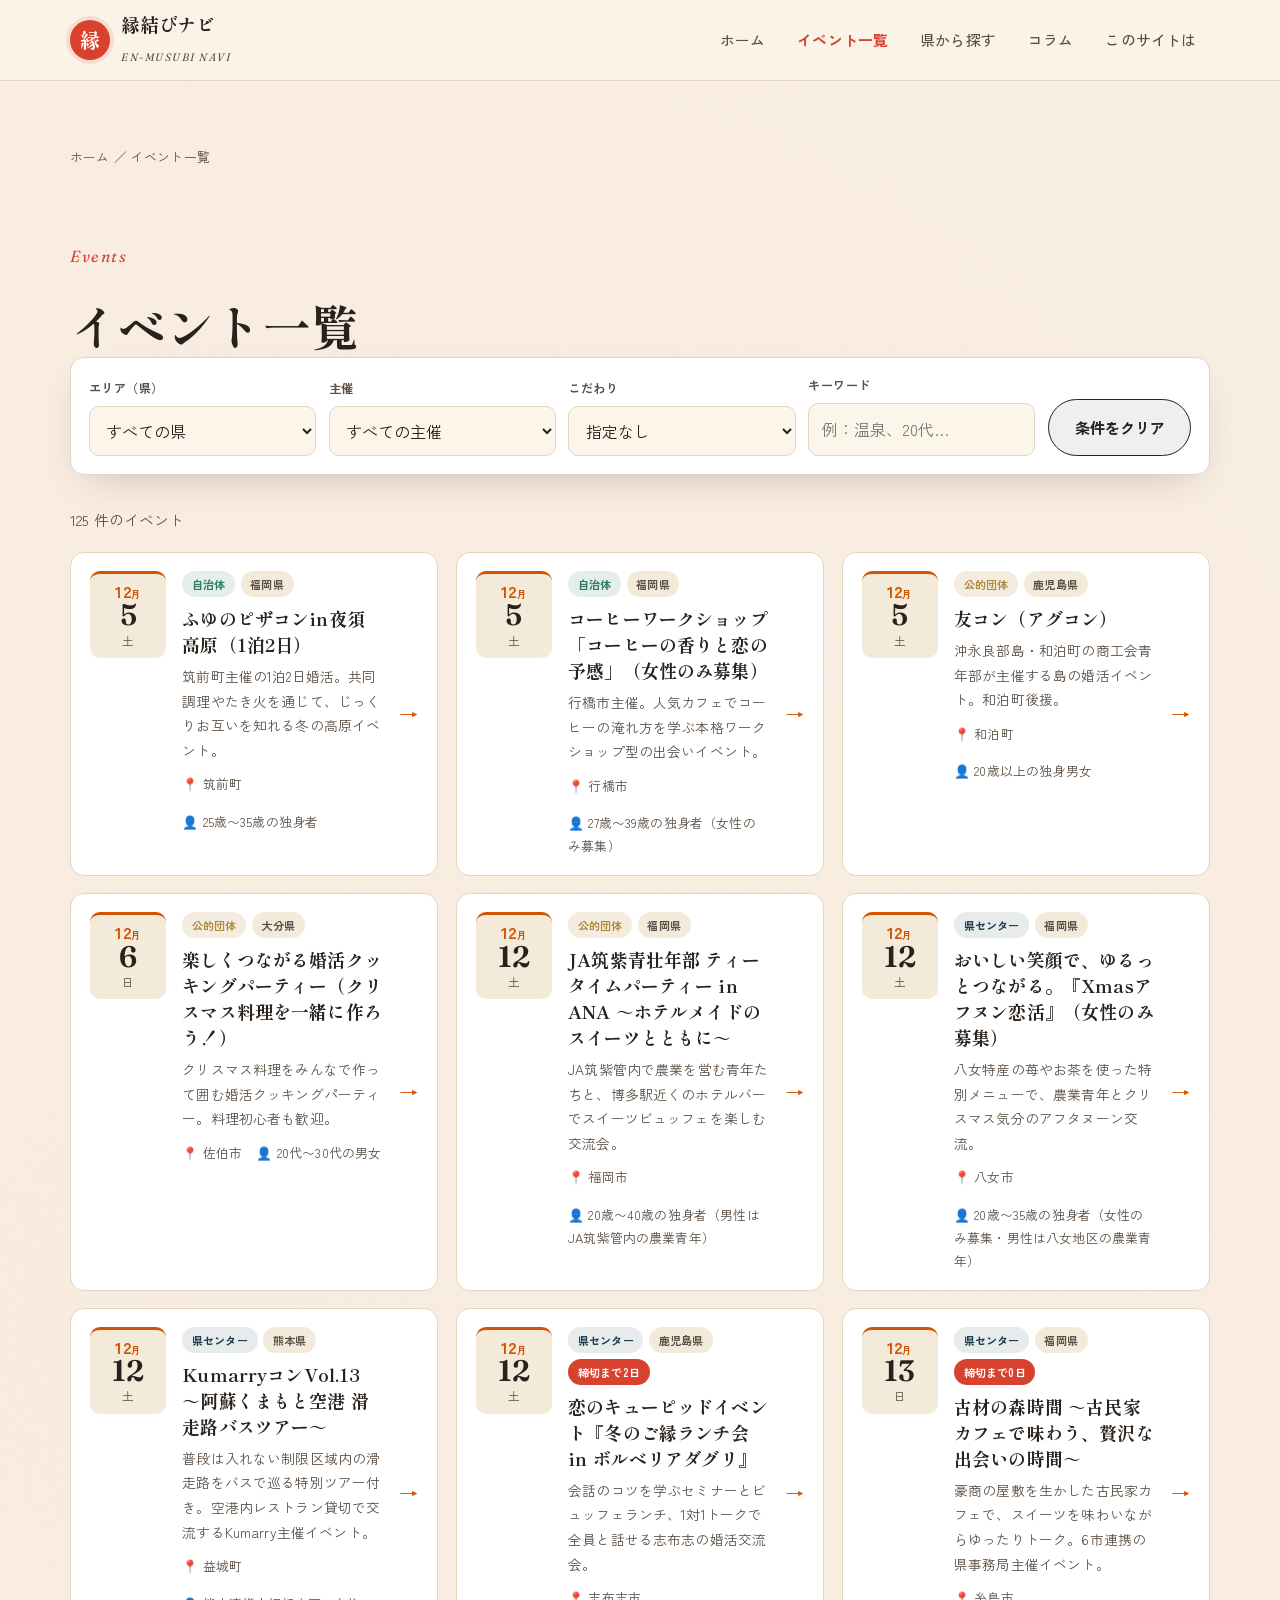
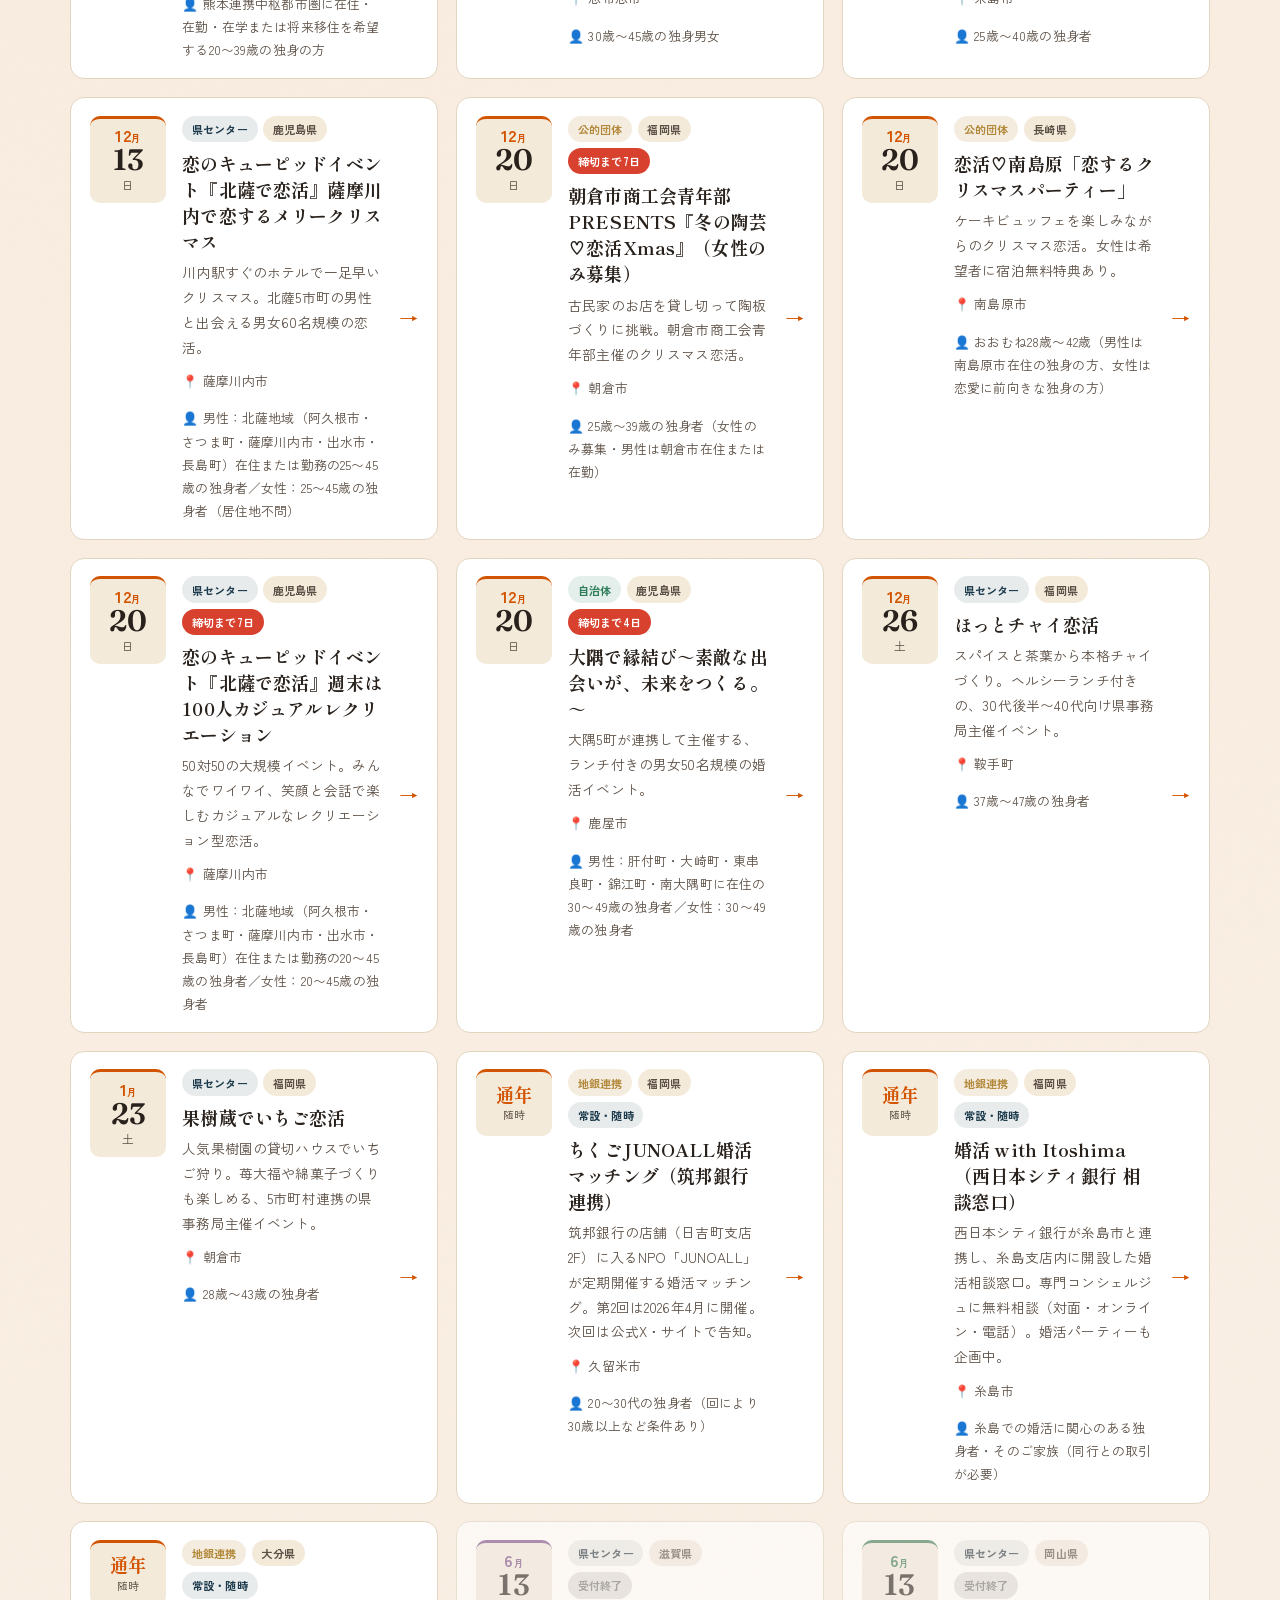
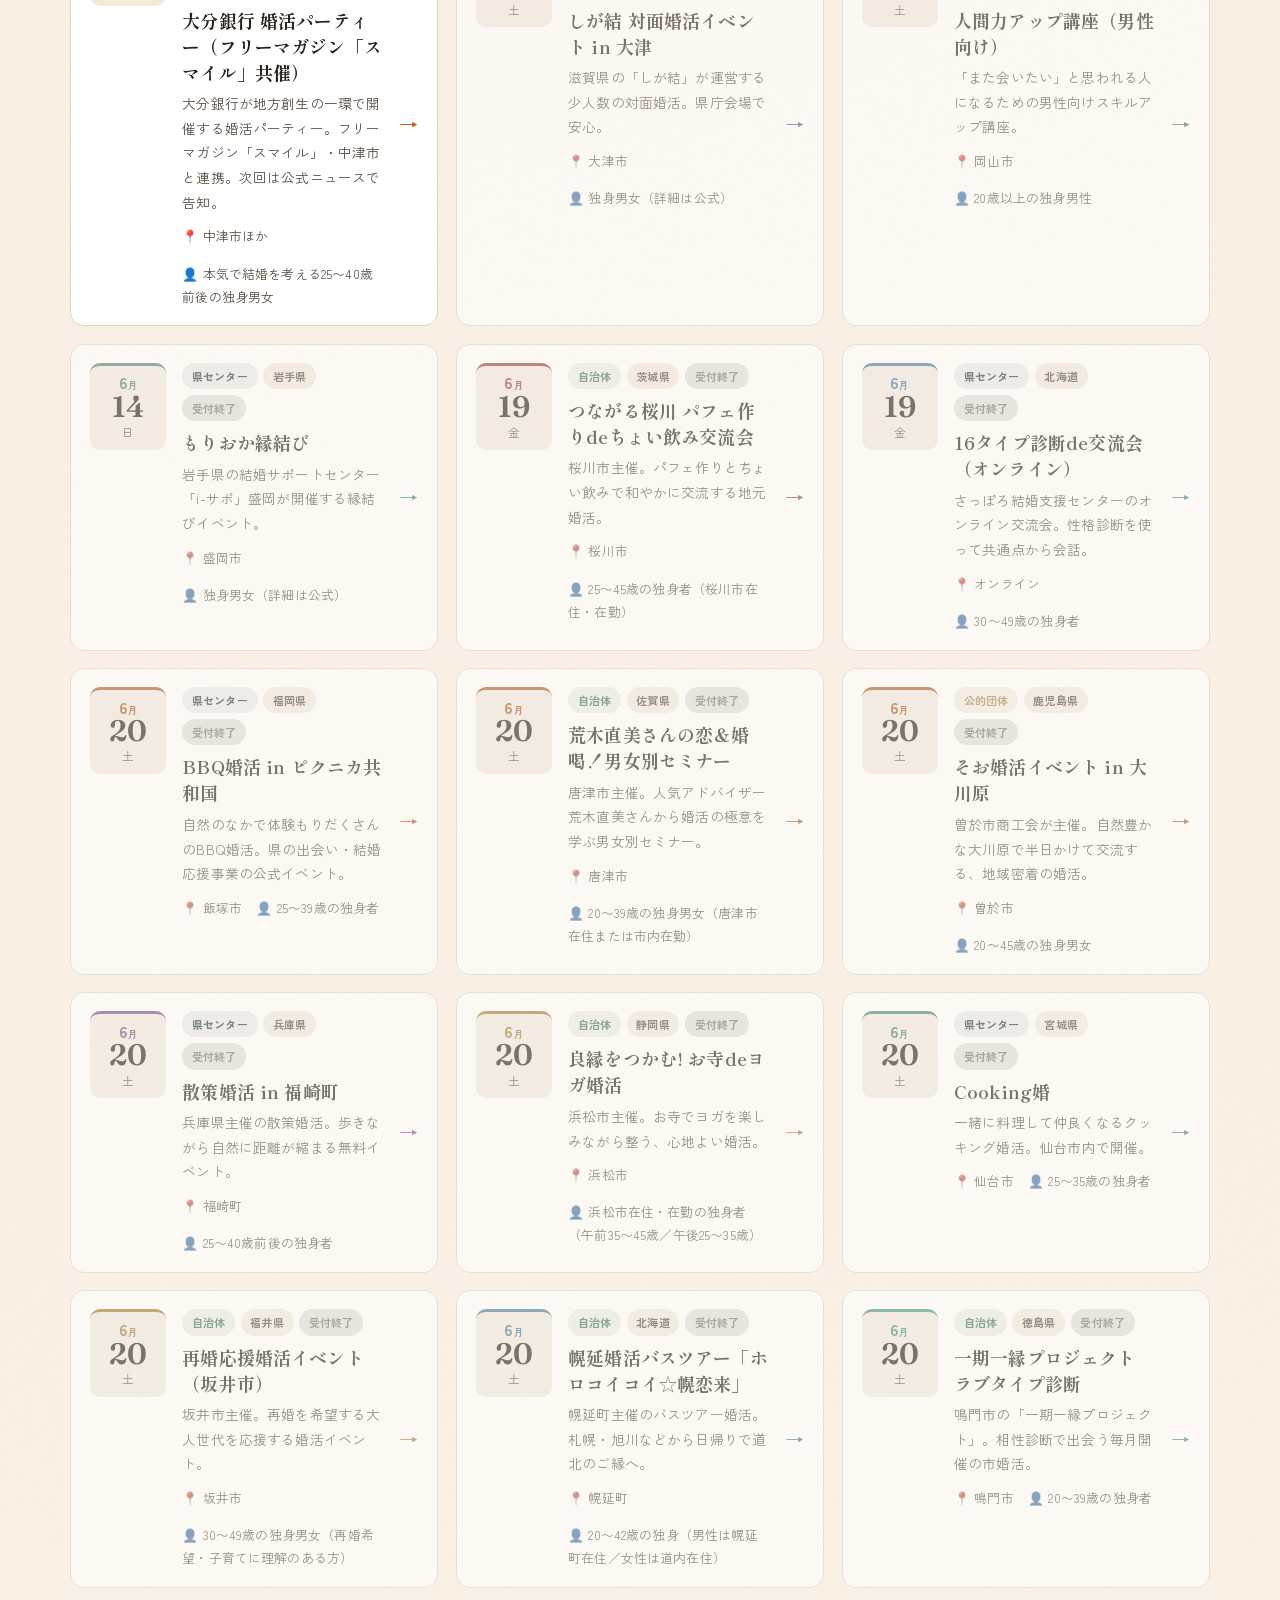
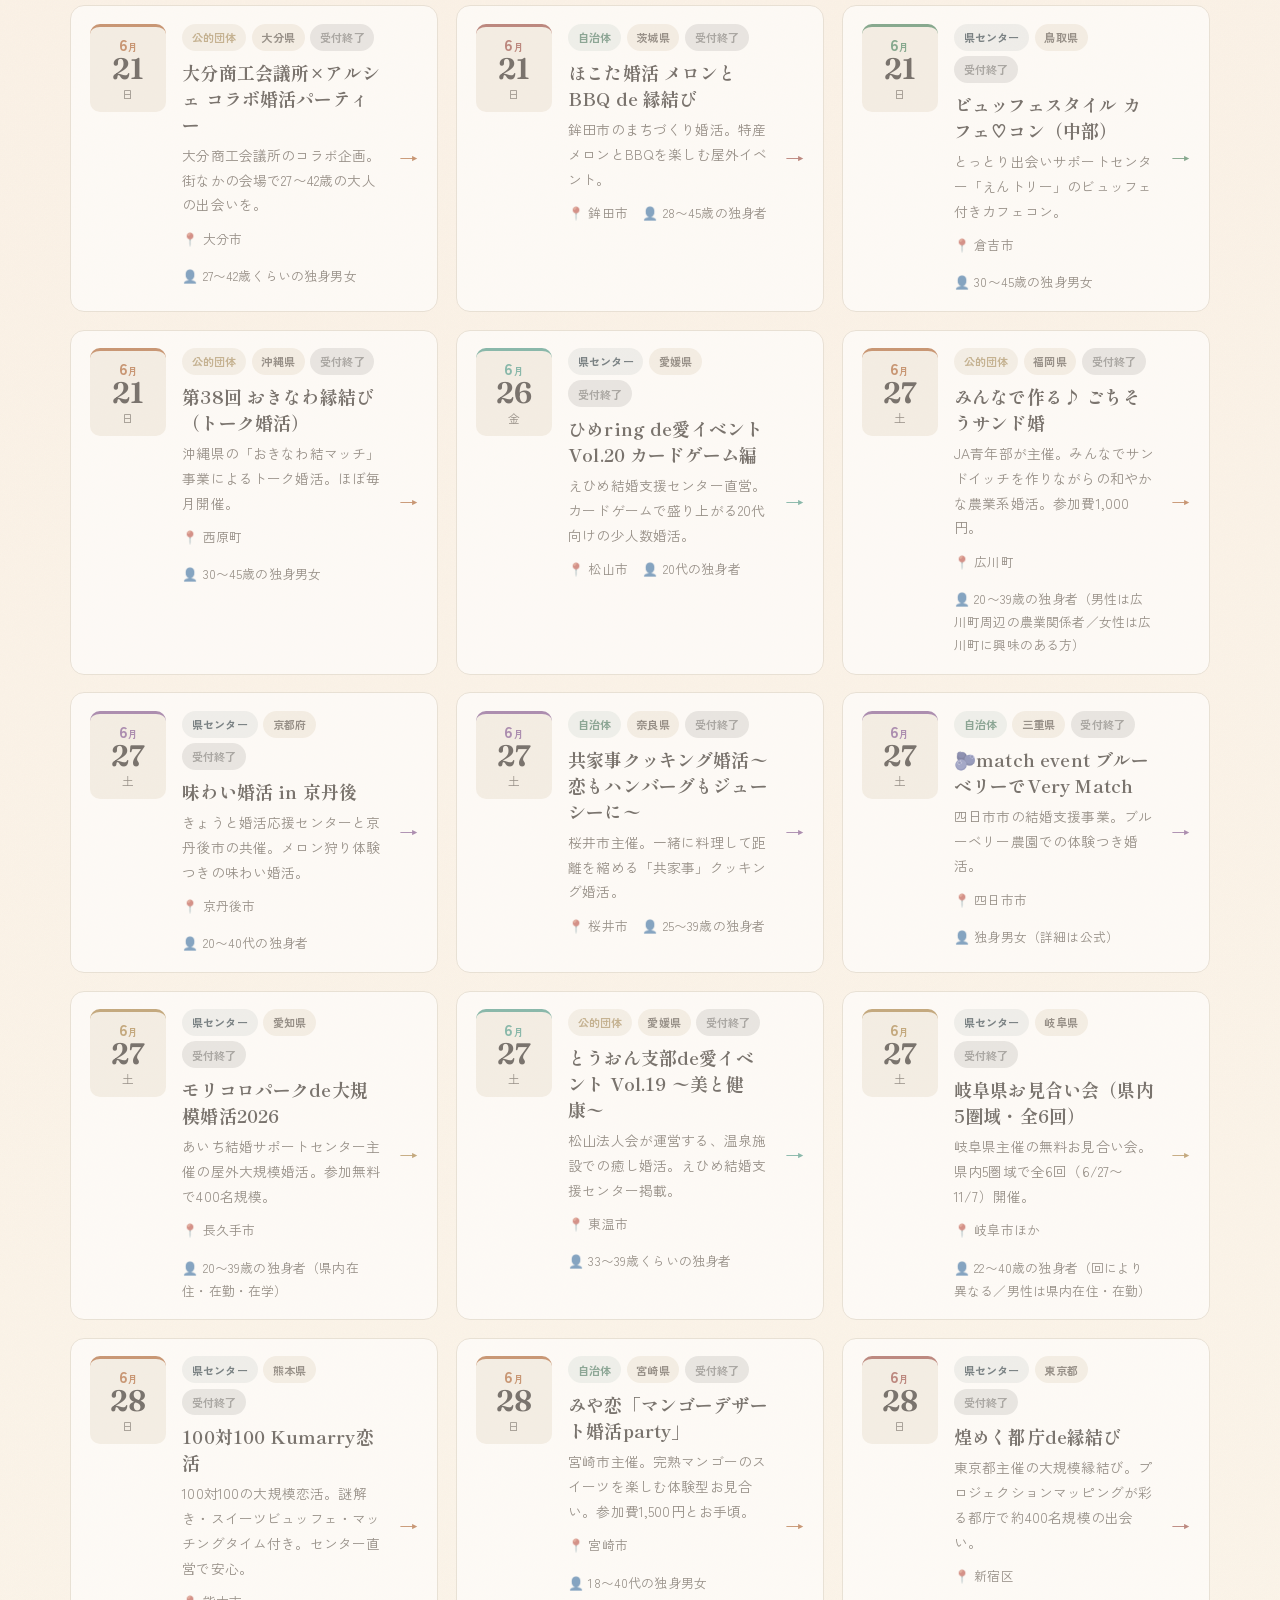
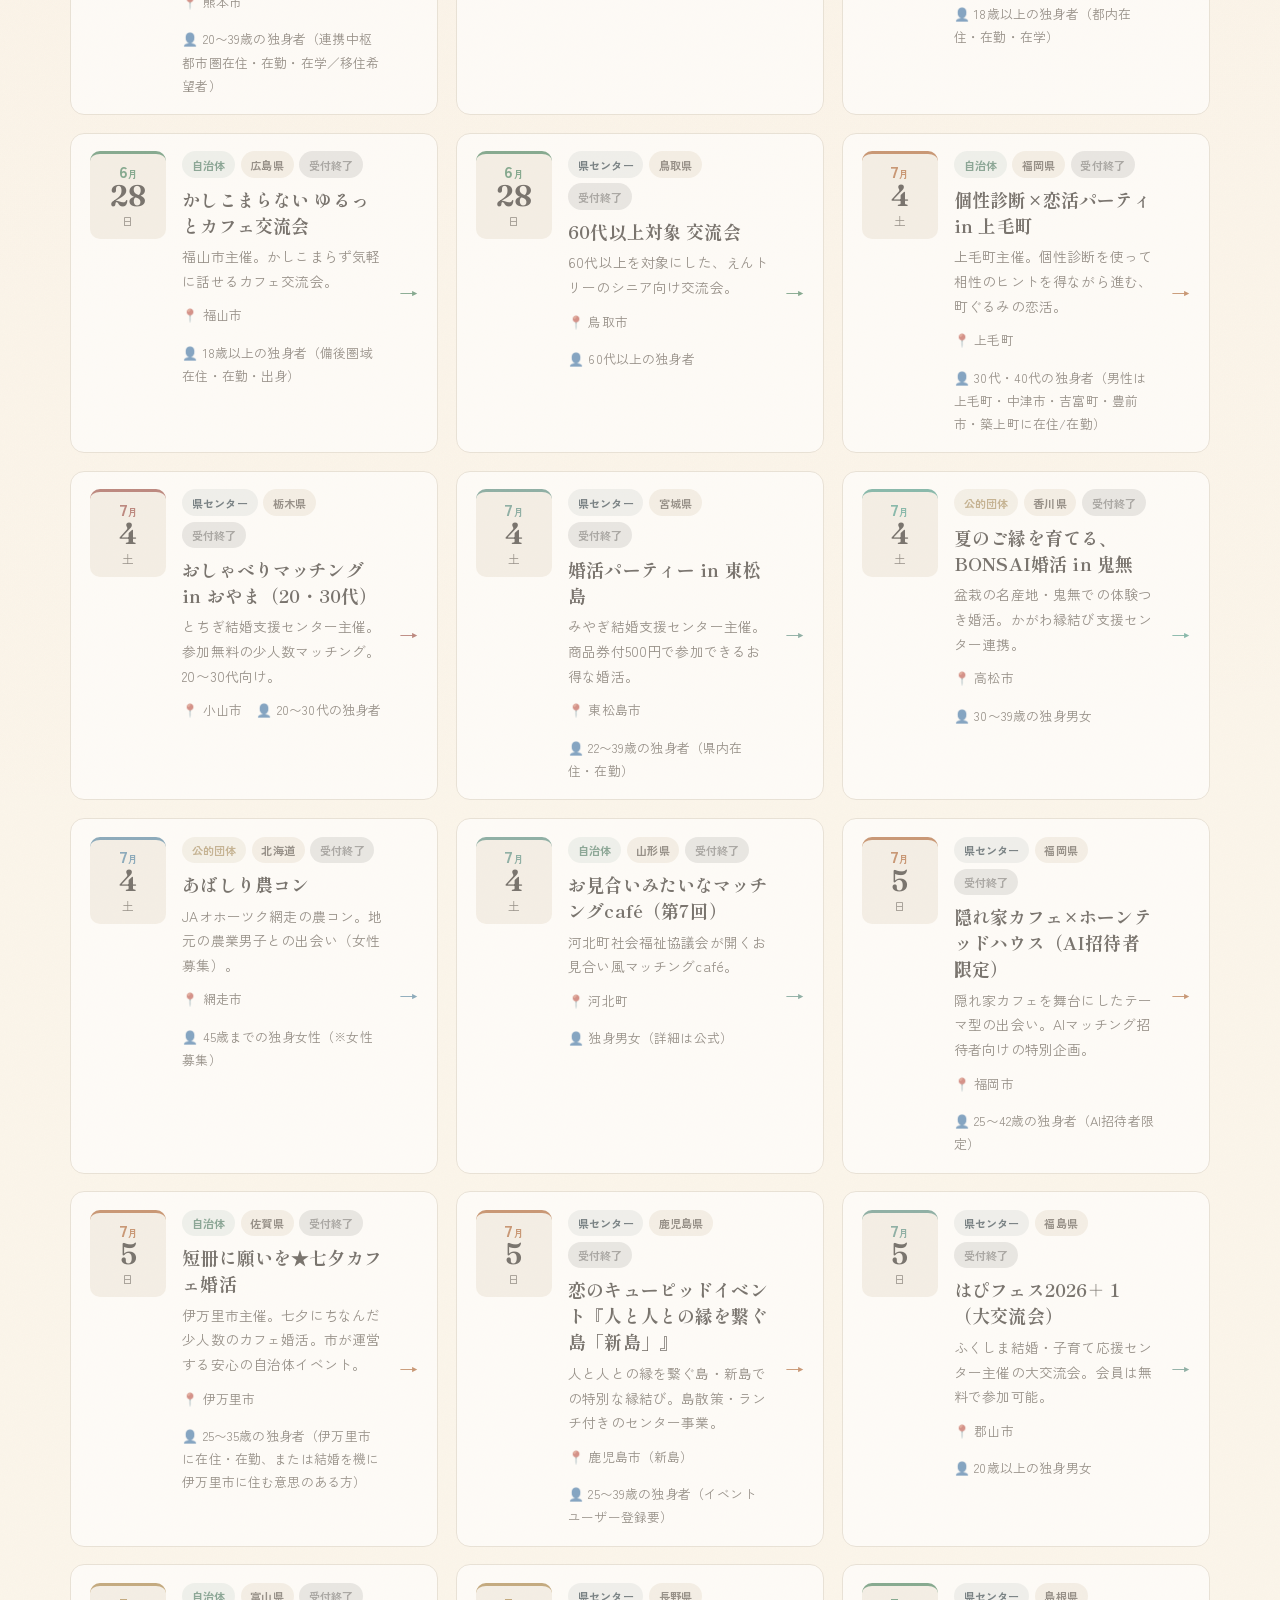
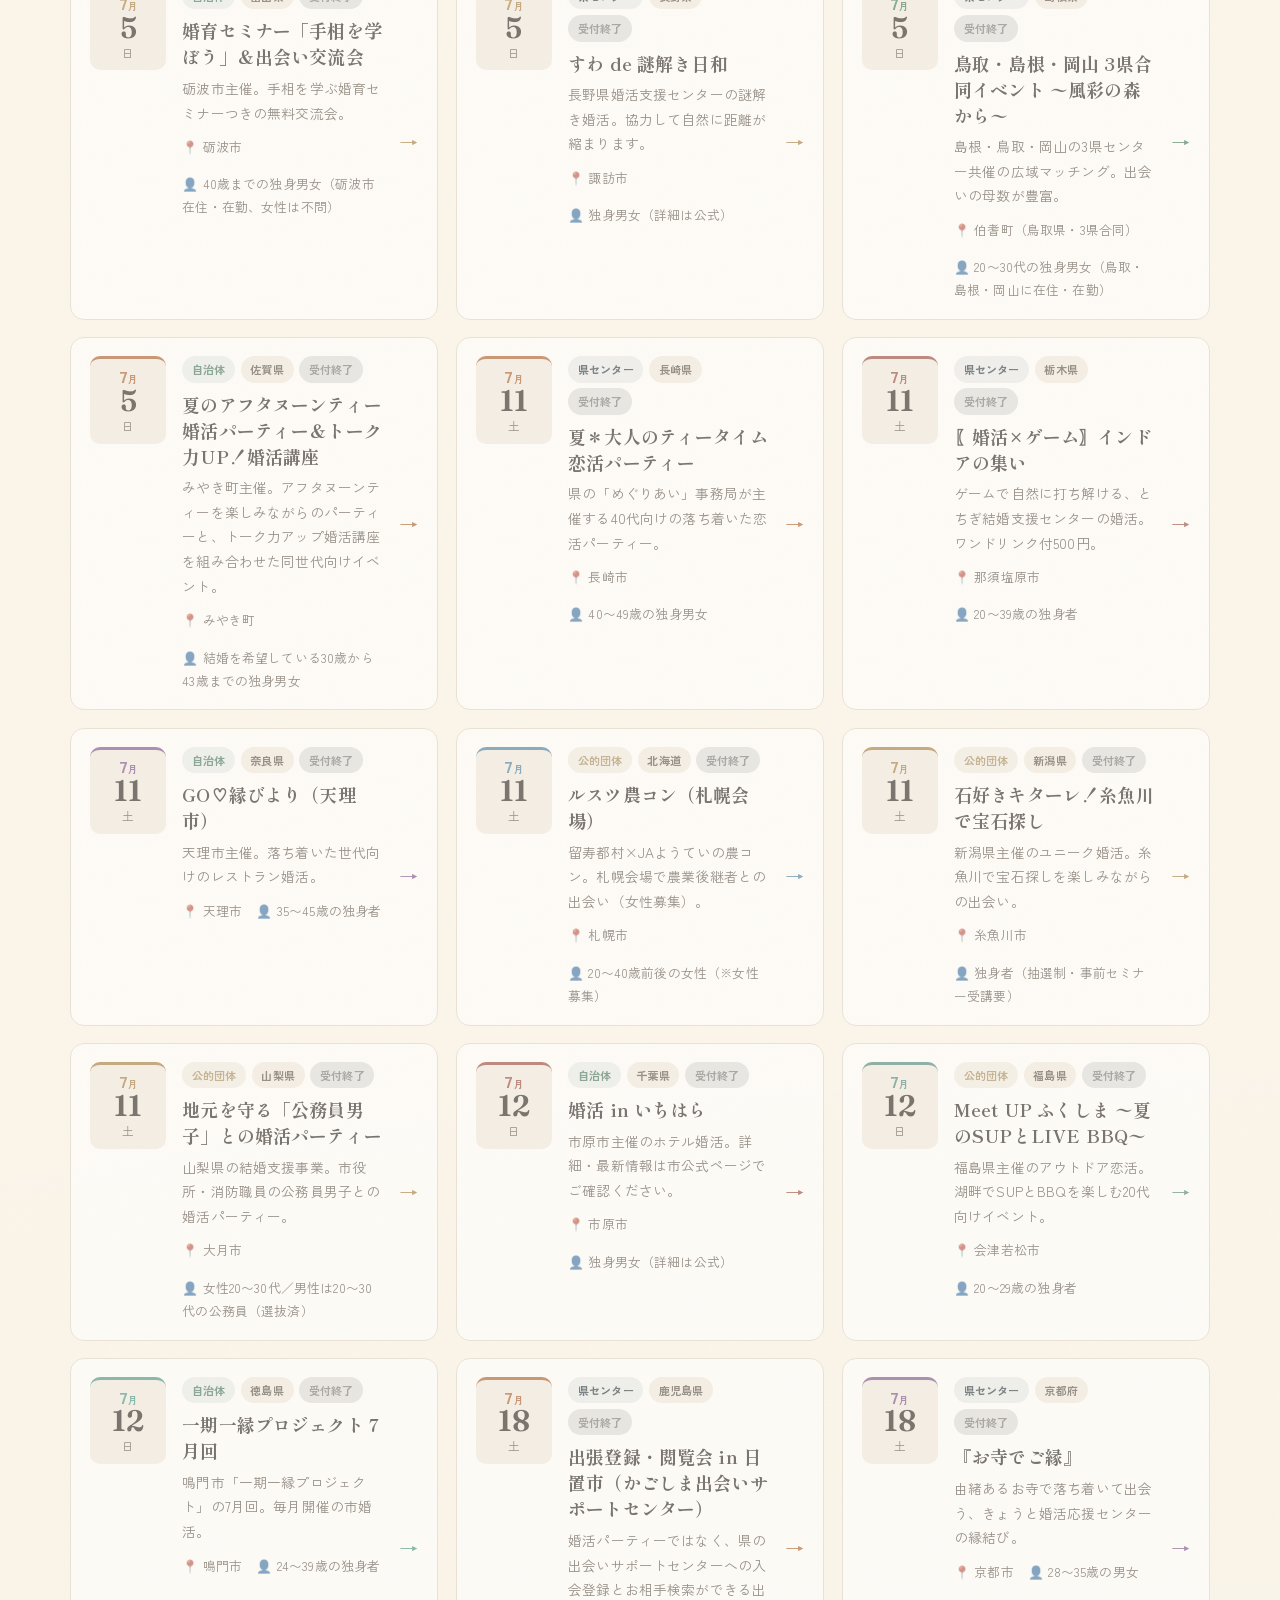
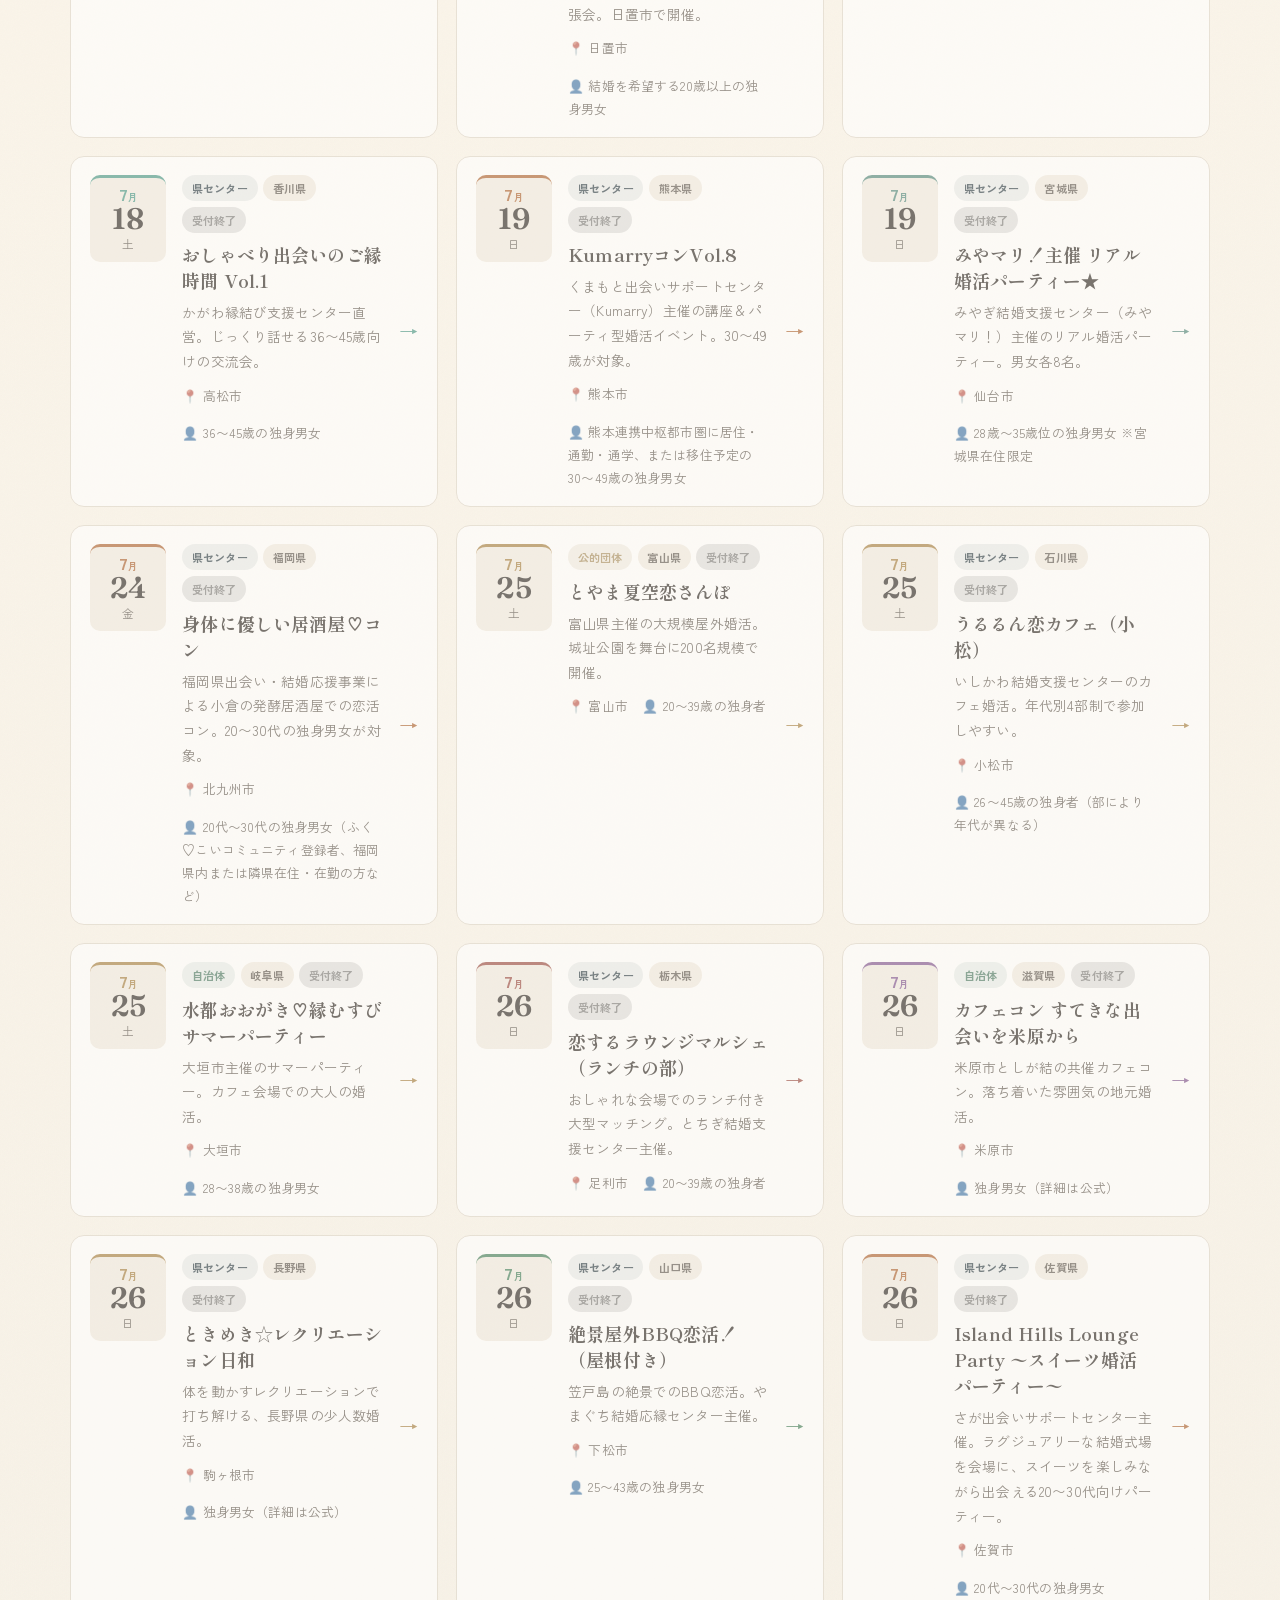
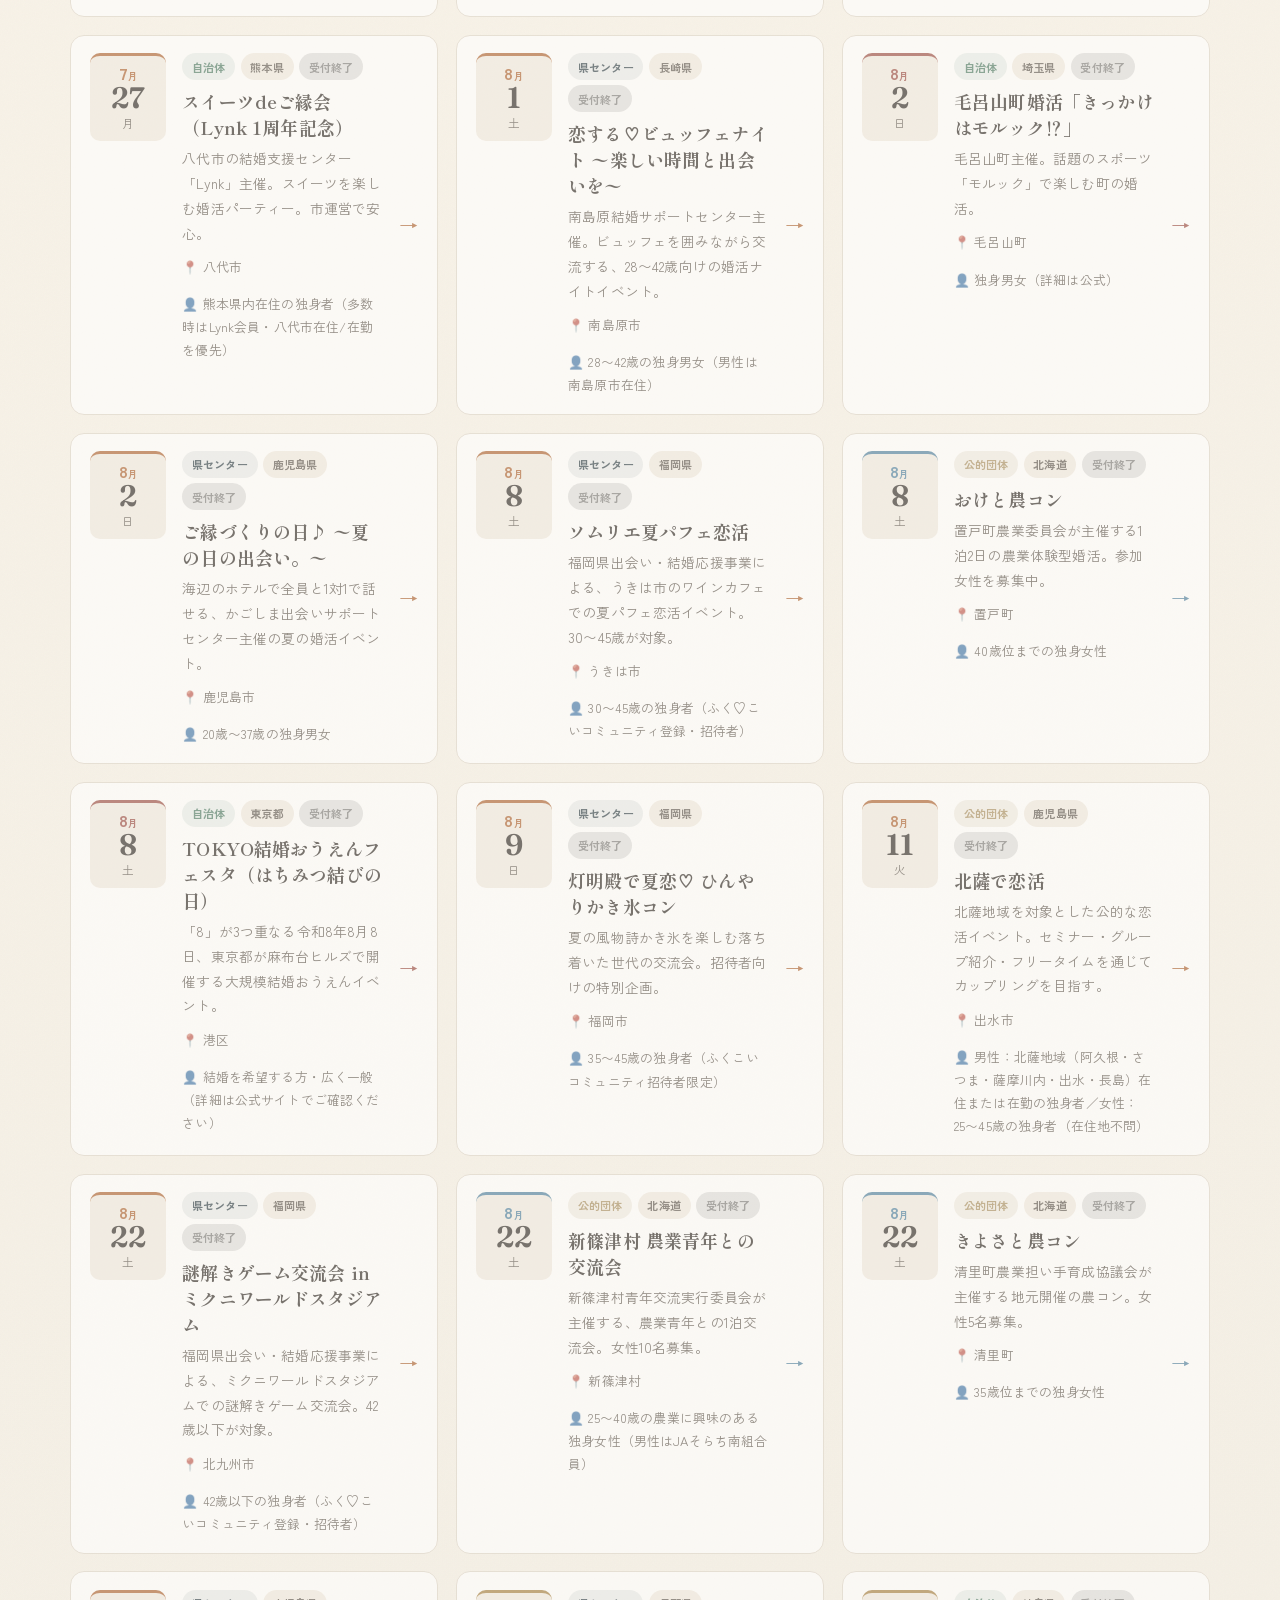
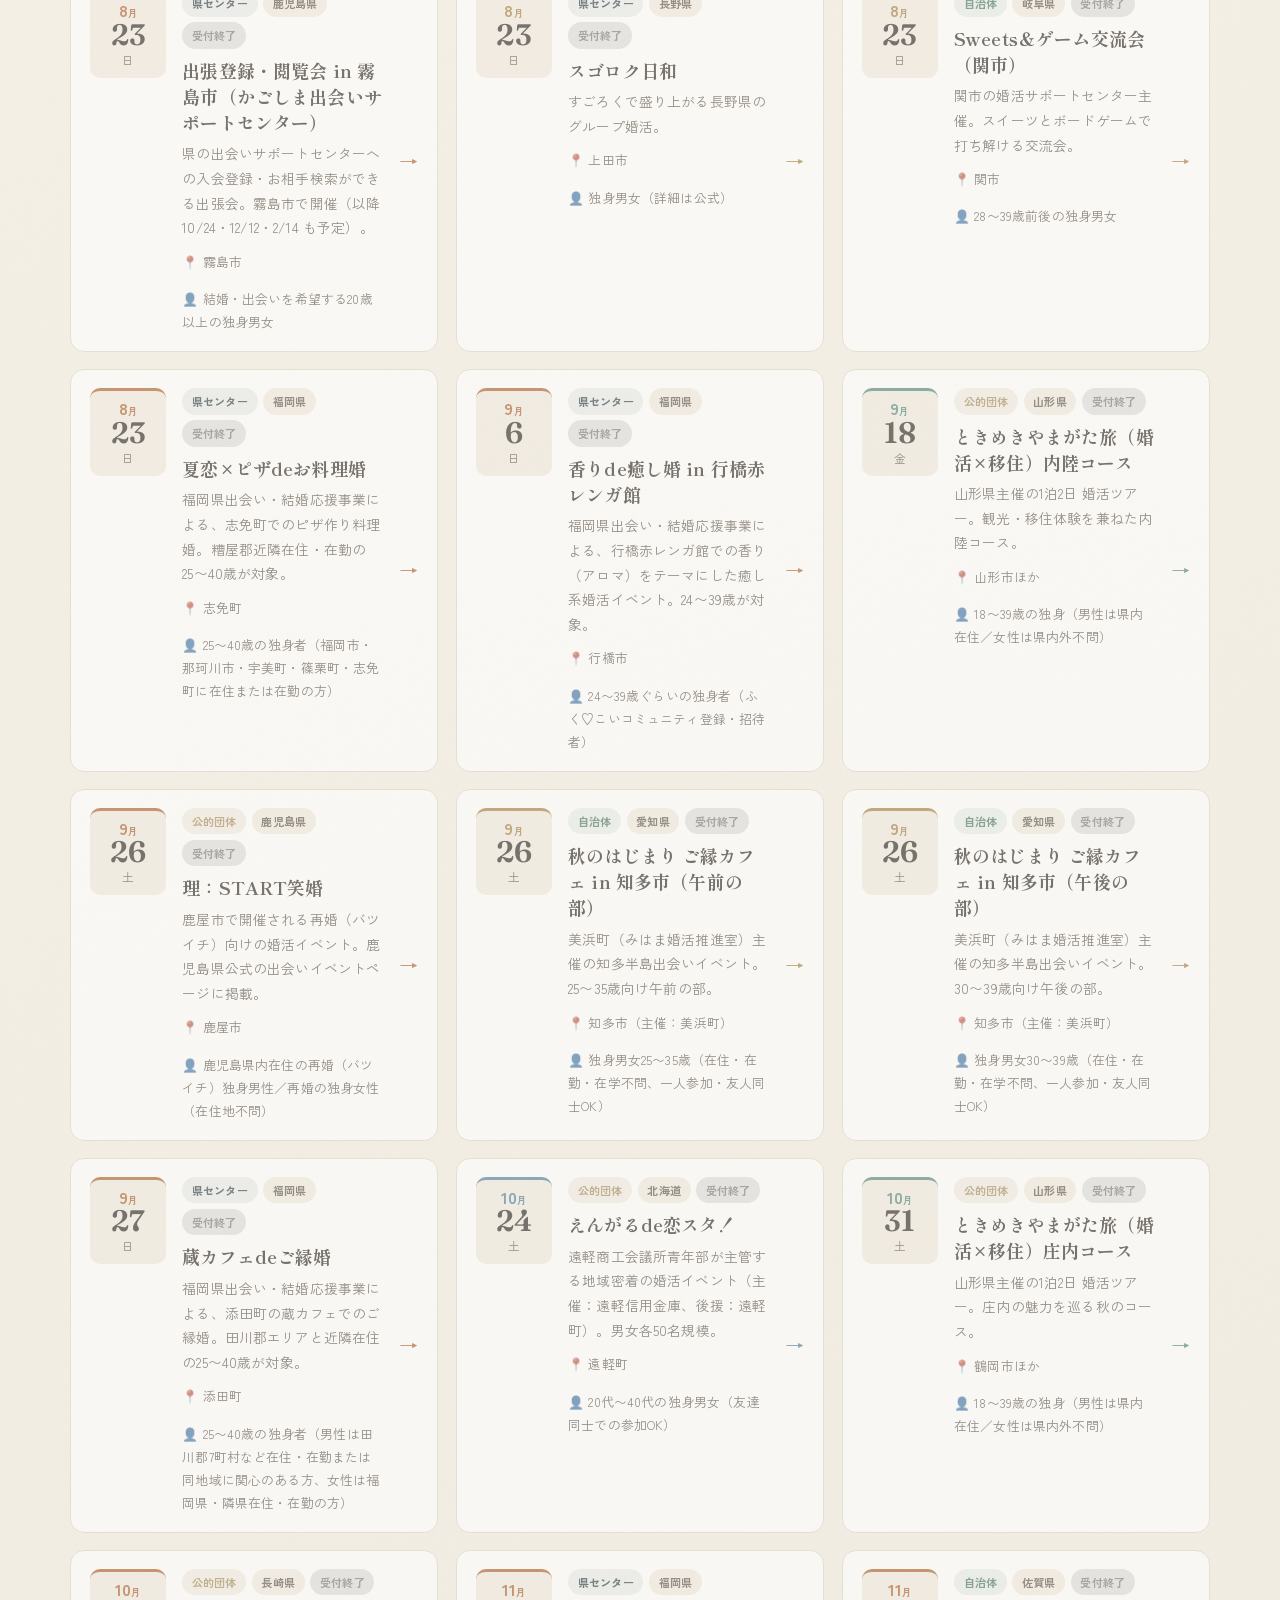
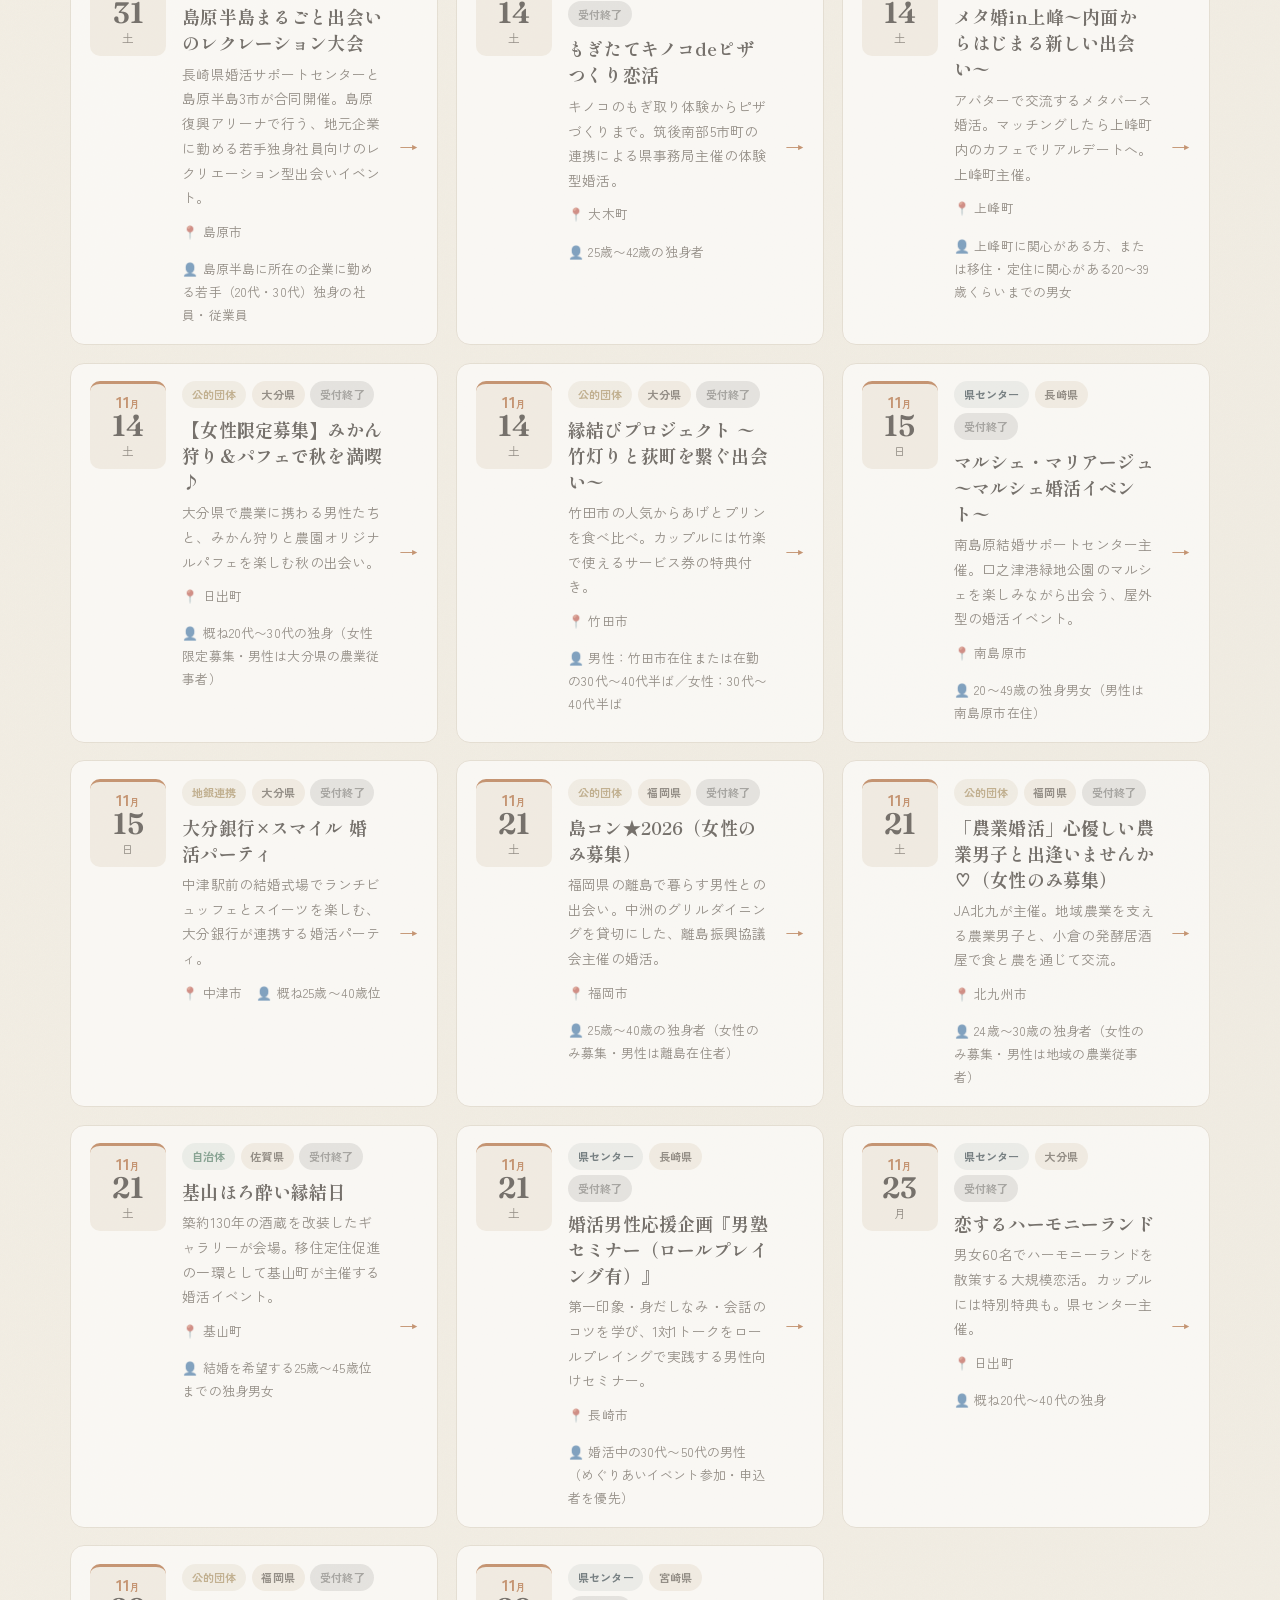
<file: events.html>
<!DOCTYPE html>
<html lang="ja">
<head>
<meta charset="UTF-8">
<meta name="viewport" content="width=device-width, initial-scale=1.0">
<title>イベント一覧 ｜ 縁結びナビ</title>
<meta name="description" content="全国47都道府県の公的婚活イベントを一覧で。エリア・都道府県・主催・こだわり条件・キーワードで絞り込めます。">
<link rel="preconnect" href="https://fonts.googleapis.com">
<link rel="preconnect" href="https://fonts.gstatic.com" crossorigin>
<link href="https://fonts.googleapis.com/css2?family=Shippori+Mincho:wght@500;700;800&family=Zen+Kaku+Gothic+New:wght@400;500;700&family=Fraunces:ital,opsz,wght@1,9..144,400;1,9..144,600&display=swap" rel="stylesheet">
<link rel="icon" href="assets/img/favicon.svg" type="image/svg+xml">
<link rel="icon" href="assets/img/favicon-32.png" sizes="32x32" type="image/png">
<link rel="apple-touch-icon" href="assets/img/apple-touch-icon.png">
<link rel="manifest" href="site.webmanifest">
<meta name="theme-color" content="#D8412E">
<link rel="canonical" href="https://ytsuki1970.github.io/enmusubi-navi/events.html">
<meta property="og:type" content="website">
<meta property="og:site_name" content="縁結びナビ">
<meta property="og:locale" content="ja_JP">
<meta property="og:title" content="イベント一覧 ｜ 縁結びナビ">
<meta property="og:description" content="全国47都道府県の公的婚活イベントを一覧で。エリア・都道府県・主催・こだわり条件・キーワードで絞り込めます。">
<meta property="og:url" content="https://ytsuki1970.github.io/enmusubi-navi/events.html">
<meta property="og:image" content="https://ytsuki1970.github.io/enmusubi-navi/assets/img/ogp.png">
<meta name="twitter:card" content="summary_large_image">
<meta name="twitter:title" content="イベント一覧 ｜ 縁結びナビ">
<meta name="twitter:description" content="全国47都道府県の公的婚活イベントを一覧で。エリア・主催・条件で絞り込み。">
<meta name="twitter:image" content="https://ytsuki1970.github.io/enmusubi-navi/assets/img/ogp.png">
<link rel="stylesheet" href="assets/css/style.css">
</head>
<body>

<header class="site-header">
  <div class="wrap site-header__in">
    <a class="brand" href="index.html"><span class="brand__mark">縁</span><span><span class="brand__name">縁結びナビ</span><br><span class="brand__sub">En-musubi Navi</span></span></a>
    <button class="nav-toggle" aria-label="メニュー" aria-expanded="false"><span></span><span></span><span></span></button>
    <nav class="site-nav">
      <a href="index.html">ホーム</a>
      <a href="events.html">イベント一覧</a>
      <a href="prefecture.html">県から探す</a>
      <a href="columns.html">コラム</a>
      <a href="about.html">このサイトは</a>
    </nav>
  </div>
</header>

<div class="page-head">
  <div class="wrap">
    <p class="page-head__crumb"><a href="index.html">ホーム</a> ／ イベント一覧</p>
    <p class="page-head roma" style="margin:0">Events</p>
    <h1>イベント一覧</h1>
  </div>
</div>

<div class="wrap">
  <form class="searchbar" id="filterbar">
    <div class="field">
      <label for="f-pref">エリア（県）</label>
      <select id="f-pref" name="pref"><option value="">すべての県</option></select>
    </div>
    <div class="field">
      <label for="f-org">主催</label>
      <select id="f-org" name="org">
        <option value="">すべての主催</option>
        <option value="center">県センター</option>
        <option value="city">自治体</option>
        <option value="public">公的団体</option>
        <option value="bank">地銀連携</option>
      </select>
    </div>
    <div class="field">
      <label for="f-tag">こだわり</label>
      <select id="f-tag" name="tag"><option value="">指定なし</option></select>
    </div>
    <div class="field">
      <label for="f-q">キーワード</label>
      <input id="f-q" name="q" type="search" placeholder="例：温泉、20代…">
    </div>
    <button class="btn btn--ghost" type="reset" id="reset">条件をクリア</button>
  </form>
</div>

<section class="section" style="padding-top:2rem">
  <div class="wrap">
    <p id="result-count" style="color:var(--ink-soft);font-size:.92rem;margin-bottom:1.2rem"></p>
    <div class="ev-grid" id="list"></div>
    <div id="empty" class="empty" hidden>
      <div class="empty__ic">🔍</div>
      <p>条件に合うイベントが見つかりませんでした。<br>条件をゆるめてお試しください。</p>
    </div>
  </div>
</section>

<footer class="site-footer">
  <div class="wrap site-footer__bottom" style="border-top:none">
    <span>© <span id="year"></span> 縁結びナビ / En-musubi Navi</span>
    <span><a href="about.html">このサイトについて</a> ／ <a href="post.html">掲載のご依頼</a></span>
  </div>
</footer>

<script src="assets/js/data.js?v=11"></script>
<script src="assets/js/app.js?v=11"></script>
<script>
  const fPref = $("#f-pref"), fOrg = $("#f-org"), fTag = $("#f-tag"), fQ = $("#f-q");
  fPref.insertAdjacentHTML("beforeend", prefOptionsHTML());
  [...new Set(EVENTS.flatMap(e => e.tags))].sort().forEach(t => fTag.insertAdjacentHTML("beforeend", `<option value="${t}">${t}</option>`));

  // URLパラメータを初期値に反映
  ["pref","org","tag","q"].forEach(k => {
    const v = getParam(k);
    if (v) { const el = $("#f-" + k); if (el) el.value = v; }
  });

  function render() {
    const pref = fPref.value, org = fOrg.value, tag = fTag.value, q = fQ.value.trim().toLowerCase();
    let list = EVENTS.filter(e => {
      if (pref && e.pref !== pref) return false;
      if (org && e.orgType !== org) return false;
      if (tag && !e.tags.includes(tag)) return false;
      if (q) {
        const hay = (e.title + e.summary + e.organizer + e.city + e.tags.join(" ")).toLowerCase();
        if (!hay.includes(q)) return false;
      }
      return true;
    }).sort(byDateUpcoming);

    $("#result-count").textContent = `${list.length} 件のイベント`;
    $("#list").innerHTML = list.map(eventCard).join("");
    $("#empty").hidden = list.length > 0;
  }

  ["change","input"].forEach(ev => $("#filterbar").addEventListener(ev, render));
  $("#reset").addEventListener("click", () => setTimeout(render, 0));
  render();
</script>
</body>
</html>
</file>
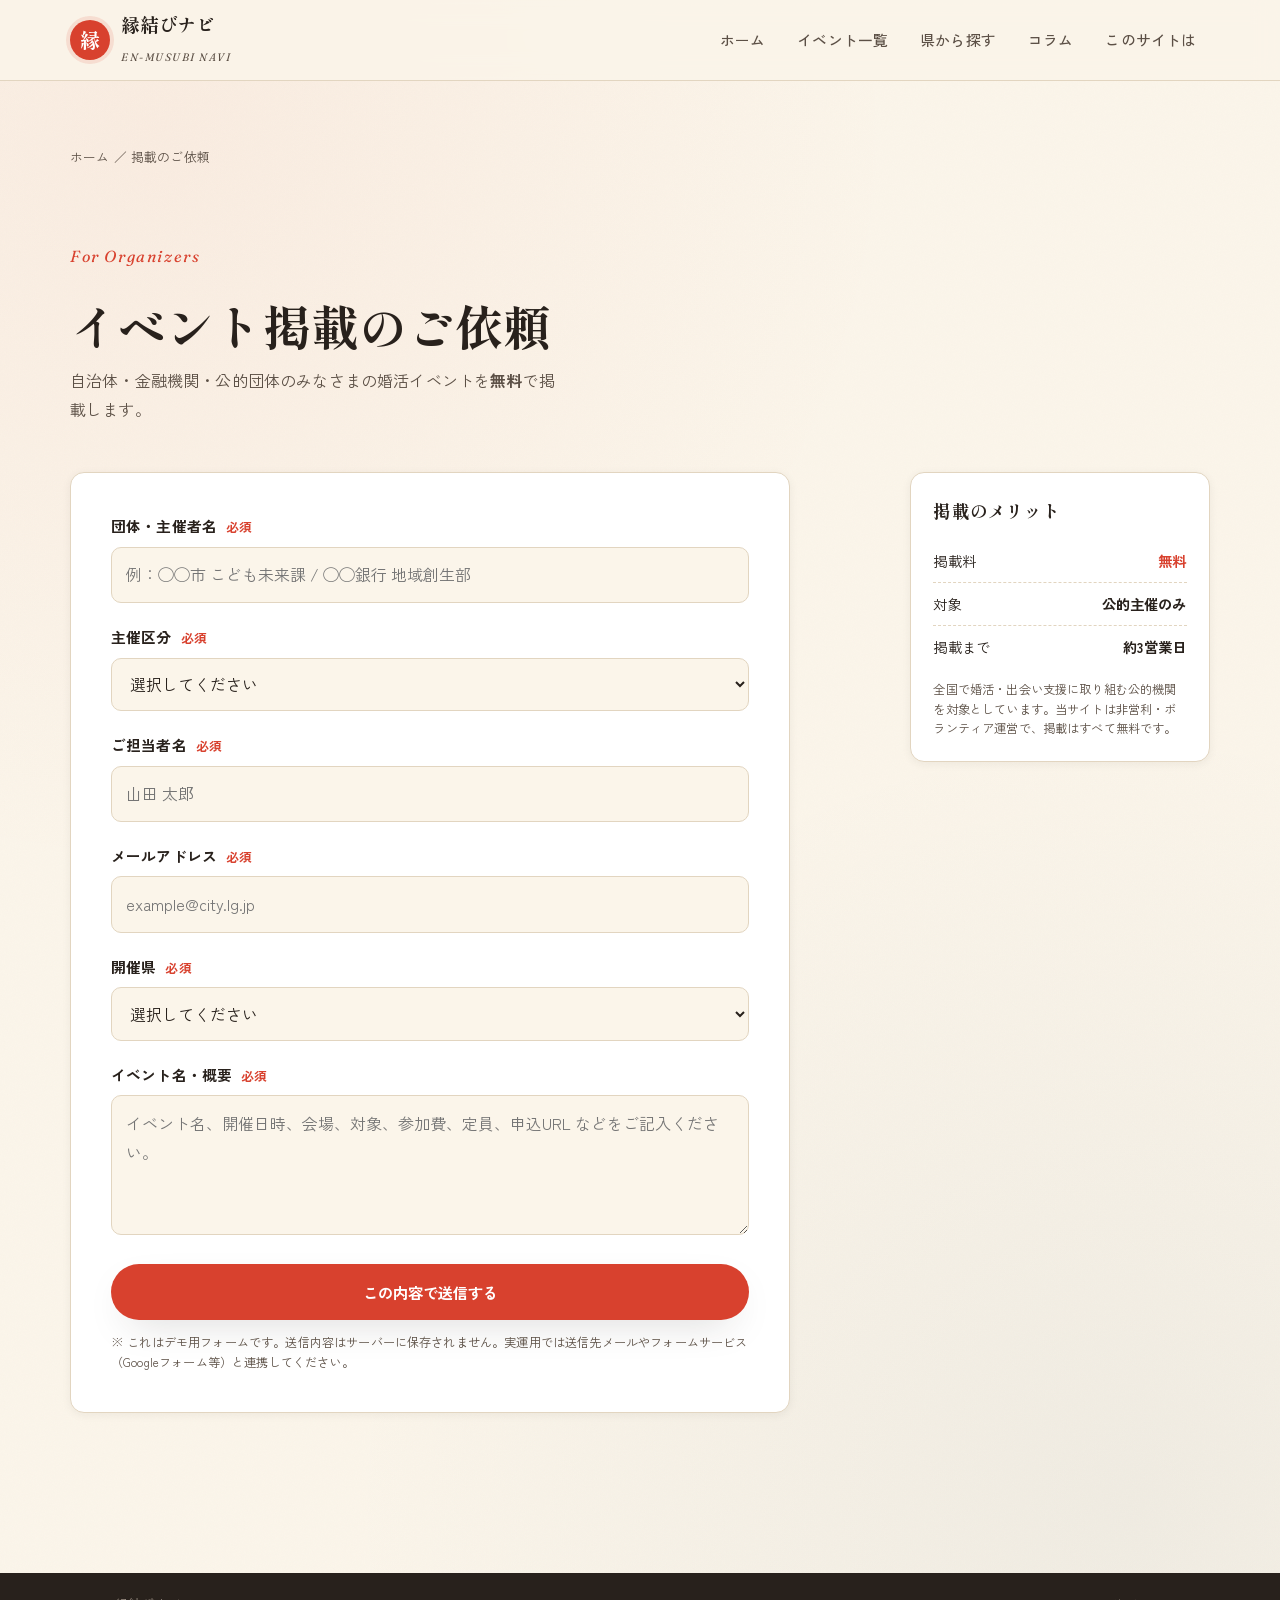
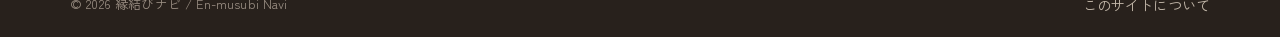
<file: post.html>
<!DOCTYPE html>
<html lang="ja">
<head>
<meta charset="UTF-8">
<meta name="viewport" content="width=device-width, initial-scale=1.0">
<title>掲載のご依頼（主催者の方へ） ｜ 縁結びナビ</title>
<meta name="description" content="自治体・地方銀行・公的団体の婚活イベント掲載依頼フォーム。掲載は無料です。">
<link rel="preconnect" href="https://fonts.googleapis.com">
<link rel="preconnect" href="https://fonts.gstatic.com" crossorigin>
<link href="https://fonts.googleapis.com/css2?family=Shippori+Mincho:wght@500;700;800&family=Zen+Kaku+Gothic+New:wght@400;500;700&family=Fraunces:ital,opsz,wght@1,9..144,400;1,9..144,600&display=swap" rel="stylesheet">
<link rel="icon" href="assets/img/favicon.svg" type="image/svg+xml">
<link rel="icon" href="assets/img/favicon-32.png" sizes="32x32" type="image/png">
<link rel="apple-touch-icon" href="assets/img/apple-touch-icon.png">
<link rel="manifest" href="site.webmanifest">
<meta name="theme-color" content="#D8412E">
<link rel="canonical" href="https://ytsuki1970.github.io/enmusubi-navi/post.html">
<meta property="og:type" content="website">
<meta property="og:site_name" content="縁結びナビ">
<meta property="og:locale" content="ja_JP">
<meta property="og:title" content="掲載のご依頼（主催者の方へ） ｜ 縁結びナビ">
<meta property="og:description" content="自治体・公的団体の婚活イベント掲載依頼フォーム。掲載は無料です。">
<meta property="og:url" content="https://ytsuki1970.github.io/enmusubi-navi/post.html">
<meta property="og:image" content="https://ytsuki1970.github.io/enmusubi-navi/assets/img/ogp.png">
<meta name="twitter:card" content="summary_large_image">
<meta name="twitter:image" content="https://ytsuki1970.github.io/enmusubi-navi/assets/img/ogp.png">
<link rel="stylesheet" href="assets/css/style.css">
</head>
<body>

<header class="site-header">
  <div class="wrap site-header__in">
    <a class="brand" href="index.html"><span class="brand__mark">縁</span><span><span class="brand__name">縁結びナビ</span><br><span class="brand__sub">En-musubi Navi</span></span></a>
    <button class="nav-toggle" aria-label="メニュー" aria-expanded="false"><span></span><span></span><span></span></button>
    <nav class="site-nav">
      <a href="index.html">ホーム</a>
      <a href="events.html">イベント一覧</a>
      <a href="prefecture.html">県から探す</a>
      <a href="columns.html">コラム</a>
      <a href="about.html">このサイトは</a>
    </nav>
  </div>
</header>

<div class="page-head">
  <div class="wrap">
    <p class="page-head__crumb"><a href="index.html">ホーム</a> ／ 掲載のご依頼</p>
    <p class="page-head roma" style="margin:0">For Organizers</p>
    <h1>イベント掲載のご依頼</h1>
    <p class="lede" style="margin-top:.6rem">自治体・金融機関・公的団体のみなさまの婚活イベントを<strong>無料</strong>で掲載します。</p>
  </div>
</div>

<section class="section" style="padding-top:1.5rem">
  <div class="wrap" style="display:grid;grid-template-columns:1fr 300px;gap:2.5rem;align-items:start">

    <form class="form-card" id="postform" novalidate>
      <div class="form-row">
        <label>団体・主催者名 <span class="req">必須</span></label>
        <input name="org" required placeholder="例：◯◯市 こども未来課 / ◯◯銀行 地域創生部">
      </div>
      <div class="form-row">
        <label>主催区分 <span class="req">必須</span></label>
        <select name="type" required>
          <option value="">選択してください</option>
          <option>自治体（市町村・県）</option>
          <option>地方銀行・信用金庫</option>
          <option>公的団体（商工会議所・JA・支援センター等）</option>
        </select>
      </div>
      <div class="form-row">
        <label>ご担当者名 <span class="req">必須</span></label>
        <input name="name" required placeholder="山田 太郎">
      </div>
      <div class="form-row">
        <label>メールアドレス <span class="req">必須</span></label>
        <input name="email" type="email" required placeholder="example@city.lg.jp">
      </div>
      <div class="form-row">
        <label>開催県 <span class="req">必須</span></label>
        <select name="pref" id="pref-sel" required><option value="">選択してください</option></select>
      </div>
      <div class="form-row">
        <label>イベント名・概要 <span class="req">必須</span></label>
        <textarea name="detail" required placeholder="イベント名、開催日時、会場、対象、参加費、定員、申込URL などをご記入ください。"></textarea>
      </div>
      <button class="btn btn--primary" type="submit" style="width:100%;justify-content:center">この内容で送信する</button>
      <p class="disclaimer">※ これはデモ用フォームです。送信内容はサーバーに保存されません。実運用では送信先メールやフォームサービス（Googleフォーム等）と連携してください。</p>
      <div id="done" class="notice" style="margin-top:1rem;background:rgba(46,125,91,.1);border-color:rgba(46,125,91,.3);color:var(--ok)" hidden>
        ✓ 送信ありがとうございます（デモ）。担当より折り返しご連絡いたします。
      </div>
    </form>

    <aside>
      <div class="aside-card" style="position:static">
        <h3>掲載のメリット</h3>
        <div class="meta-row"><span>掲載料</span><b style="color:var(--thread)">無料</b></div>
        <div class="meta-row"><span>対象</span><b>公的主催のみ</b></div>
        <div class="meta-row" style="border-bottom:none"><span>掲載まで</span><b>約3営業日</b></div>
        <p class="disclaimer">全国で婚活・出会い支援に取り組む公的機関を対象としています。当サイトは非営利・ボランティア運営で、掲載はすべて無料です。</p>
      </div>
    </aside>
  </div>
</section>

<footer class="site-footer">
  <div class="wrap site-footer__bottom" style="border-top:none">
    <span>© <span id="year"></span> 縁結びナビ / En-musubi Navi</span>
    <span><a href="about.html">このサイトについて</a></span>
  </div>
</footer>

<script src="assets/js/data.js?v=11"></script>
<script src="assets/js/app.js?v=11"></script>
<script>
  $("#pref-sel").insertAdjacentHTML("beforeend", prefOptionsHTML());
  $("#postform").addEventListener("submit", e => {
    e.preventDefault();
    if (!e.target.checkValidity()) { e.target.reportValidity(); return; }
    $("#done").hidden = false;
    e.target.scrollIntoView({behavior:"smooth", block:"end"});
  });
</script>
</body>
</html>
</file>
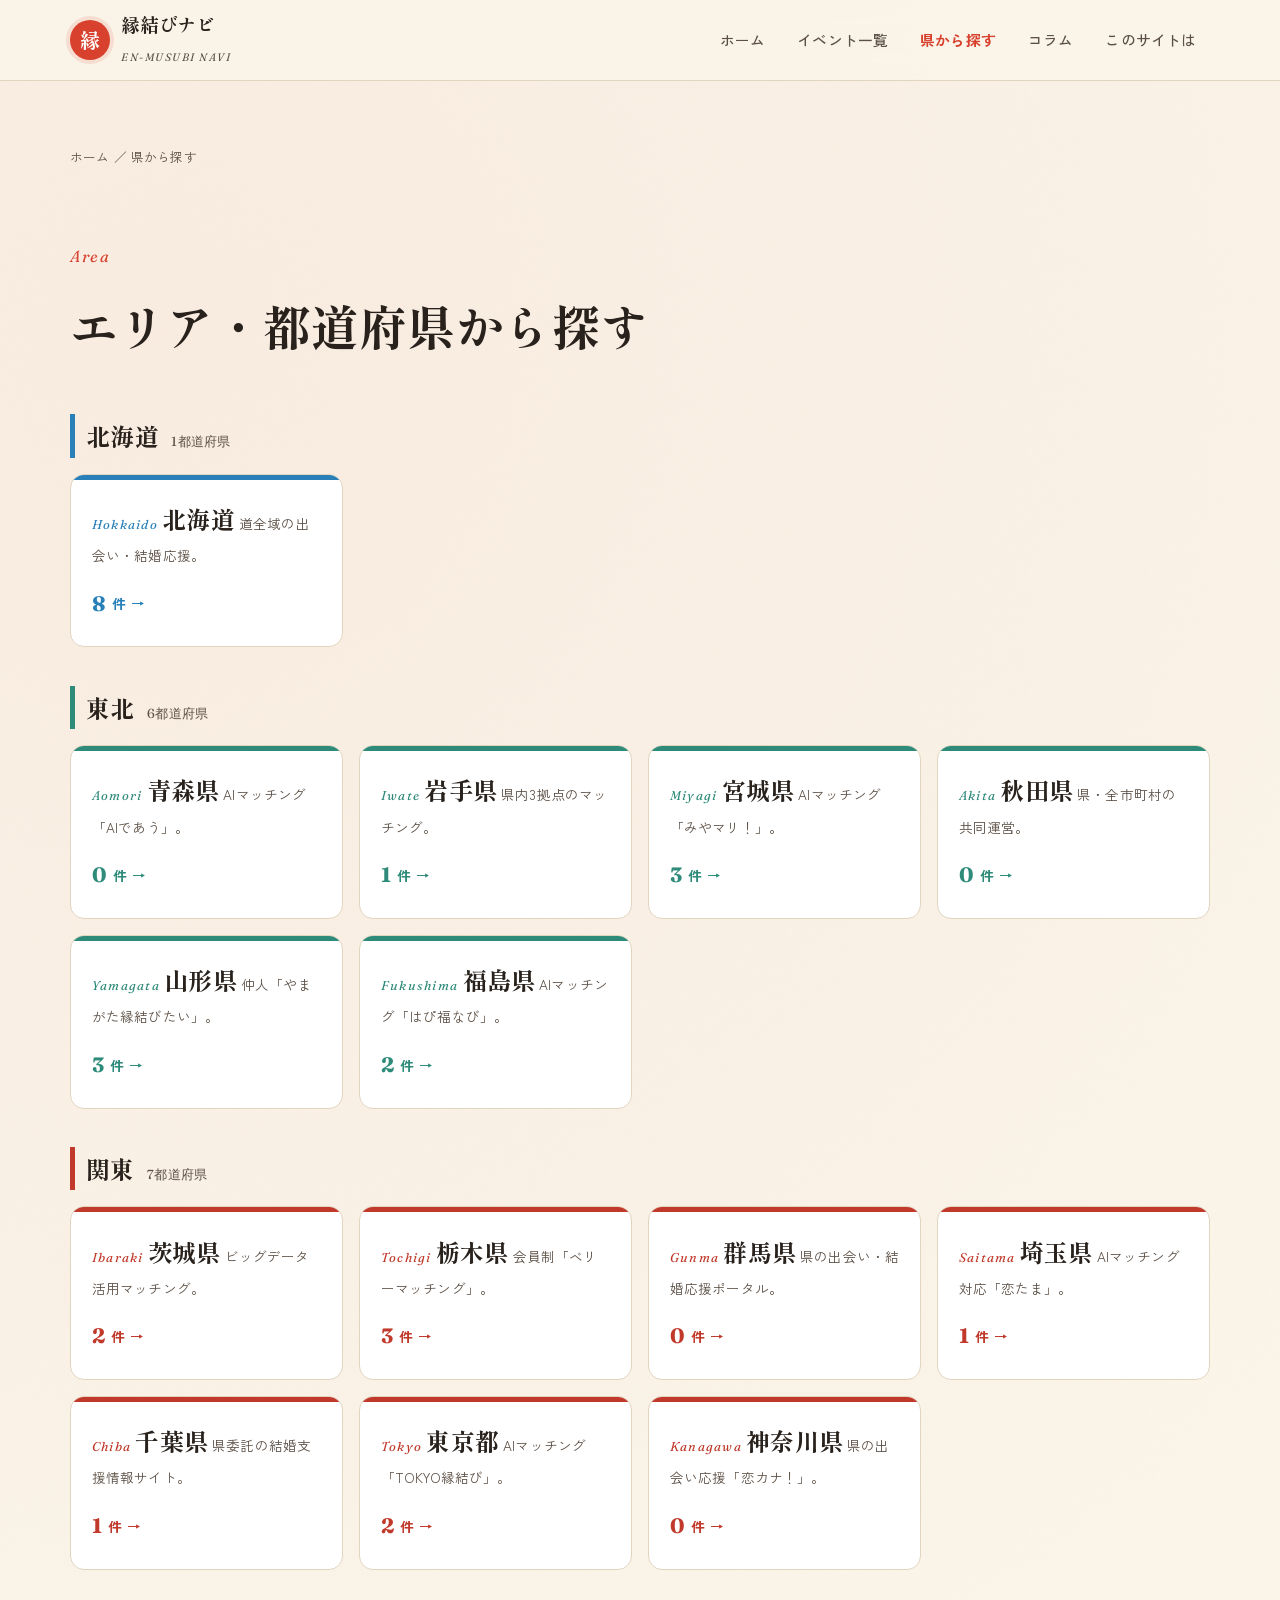
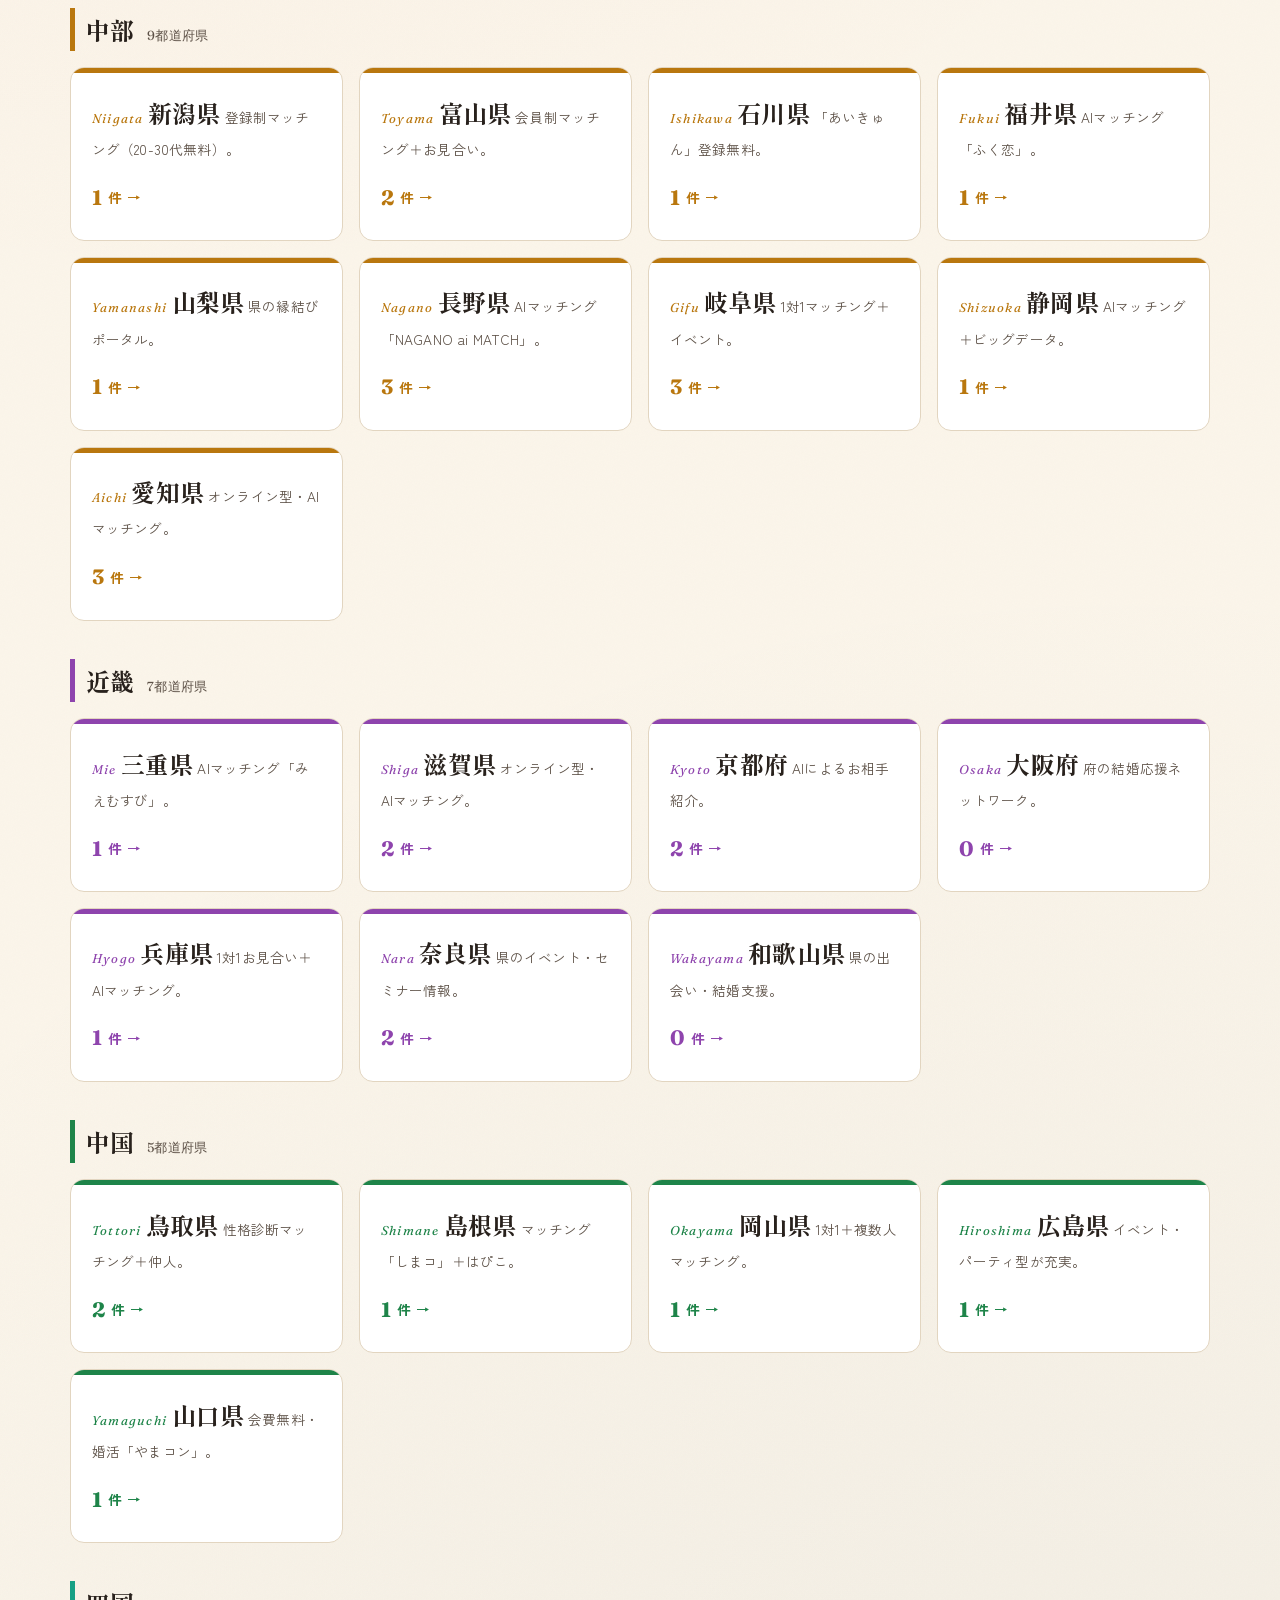
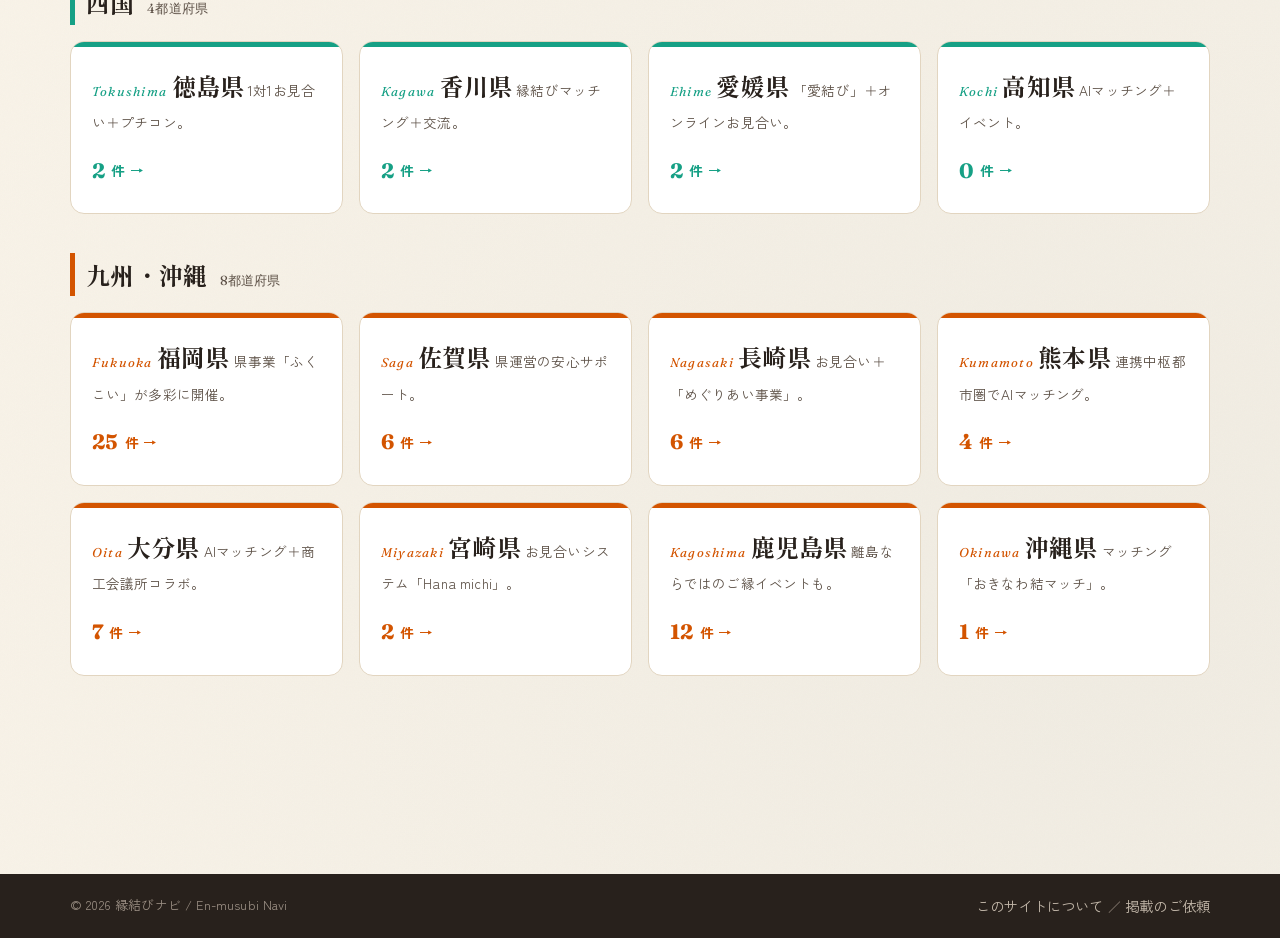
<file: prefecture.html>
<!DOCTYPE html>
<html lang="ja">
<head>
<meta charset="UTF-8">
<meta name="viewport" content="width=device-width, initial-scale=1.0">
<title>県から探す ｜ 縁結びナビ</title>
<meta name="description" content="全国47都道府県の公的婚活イベントを、北海道・東北・関東・中部・近畿・中国・四国・九州沖縄の8エリアからチェック。各都道府県の公式結婚支援センターも掲載。">
<link rel="preconnect" href="https://fonts.googleapis.com">
<link rel="preconnect" href="https://fonts.gstatic.com" crossorigin>
<link href="https://fonts.googleapis.com/css2?family=Shippori+Mincho:wght@500;700;800&family=Zen+Kaku+Gothic+New:wght@400;500;700&family=Fraunces:ital,opsz,wght@1,9..144,400;1,9..144,600&display=swap" rel="stylesheet">
<link rel="icon" href="assets/img/favicon.svg" type="image/svg+xml">
<link rel="icon" href="assets/img/favicon-32.png" sizes="32x32" type="image/png">
<link rel="apple-touch-icon" href="assets/img/apple-touch-icon.png">
<link rel="manifest" href="site.webmanifest">
<meta name="theme-color" content="#D8412E">
<link rel="canonical" href="https://ytsuki1970.github.io/enmusubi-navi/prefecture.html">
<meta property="og:type" content="website">
<meta property="og:site_name" content="縁結びナビ">
<meta property="og:locale" content="ja_JP">
<meta property="og:title" content="エリア・都道府県から探す ｜ 縁結びナビ">
<meta property="og:description" content="全国47都道府県の公的婚活イベントを8エリアからチェック。各都道府県の公式結婚支援センターも掲載。">
<meta property="og:url" content="https://ytsuki1970.github.io/enmusubi-navi/prefecture.html">
<meta property="og:image" content="https://ytsuki1970.github.io/enmusubi-navi/assets/img/ogp.png">
<meta name="twitter:card" content="summary_large_image">
<meta name="twitter:title" content="エリア・都道府県から探す ｜ 縁結びナビ">
<meta name="twitter:description" content="全国47都道府県の公的婚活イベントを8エリアからチェック。">
<meta name="twitter:image" content="https://ytsuki1970.github.io/enmusubi-navi/assets/img/ogp.png">
<link rel="stylesheet" href="assets/css/style.css">
</head>
<body>

<header class="site-header">
  <div class="wrap site-header__in">
    <a class="brand" href="index.html"><span class="brand__mark">縁</span><span><span class="brand__name">縁結びナビ</span><br><span class="brand__sub">En-musubi Navi</span></span></a>
    <button class="nav-toggle" aria-label="メニュー" aria-expanded="false"><span></span><span></span><span></span></button>
    <nav class="site-nav">
      <a href="index.html">ホーム</a>
      <a href="events.html">イベント一覧</a>
      <a href="prefecture.html">県から探す</a>
      <a href="columns.html">コラム</a>
      <a href="about.html">このサイトは</a>
    </nav>
  </div>
</header>

<div class="page-head" id="phead">
  <div class="wrap">
    <p class="page-head__crumb"><a href="index.html">ホーム</a> ／ <a href="prefecture.html">県から探す</a> <span id="crumb-pref"></span></p>
    <p class="page-head roma" id="phead-roma" style="margin:0">Area</p>
    <h1 id="phead-title">エリア・都道府県から探す</h1>
    <p class="lede" id="phead-catch" style="margin-top:.6rem"></p>
  </div>
</div>

<!-- 県未選択時：県カードグリッド -->
<section class="section" id="all-prefs" style="padding-top:1.5rem" hidden>
  <div class="wrap"><div id="pref-grid"></div></div>
</section>

<!-- 県選択時：イベント一覧 + 他県切替 -->
<section class="section" id="pref-events" style="padding-top:1.5rem" hidden>
  <div class="wrap">
    <div style="display:flex;flex-wrap:wrap;gap:.5rem;margin-bottom:1.6rem" id="pref-switch"></div>
    <p id="result-count" style="color:var(--ink-soft);font-size:.92rem;margin-bottom:1.2rem"></p>
    <div class="ev-grid" id="list"></div>
    <div id="empty" class="empty" hidden>
      <div class="empty__ic">📭</div>
      <p>この県の掲載イベントは現在準備中です。<br>他のエリアもご覧ください。</p>
    </div>
  </div>
</section>

<footer class="site-footer">
  <div class="wrap site-footer__bottom" style="border-top:none">
    <span>© <span id="year"></span> 縁結びナビ / En-musubi Navi</span>
    <span><a href="about.html">このサイトについて</a> ／ <a href="post.html">掲載のご依頼</a></span>
  </div>
</footer>

<script src="assets/js/data.js?v=11"></script>
<script src="assets/js/app.js?v=11"></script>
<script>
  const key = getParam("pref");

  if (!key) {
    // 一覧モード：8エリアごとに全47都道府県を表示
    $("#all-prefs").hidden = false;
    $("#pref-grid").innerHTML = regionSectionsHTML();
    // ページ内アンカー（#region-xxx）へスクロール
    if (location.hash) { const t = document.querySelector(location.hash); if (t) t.scrollIntoView(); }
  } else {
    // 県モード
    const p = prefBy(key);
    document.title = `${p.name}の婚活イベント ｜ 縁結びナビ`;
    $("#phead-title").textContent = `${p.name}の婚活イベント`;
    $("#phead-roma").textContent = p.roma;
    $("#phead-catch").textContent = p.catch;
    $("#crumb-pref").textContent = "／ " + p.name;
    $("#phead").style.borderBottom = `4px solid ${p.color}`;

    // 公式窓口の案内
    if (p.center) {
      $("#phead-catch").insertAdjacentHTML("afterend",
        `<p style="margin-top:1rem;font-size:.92rem">
          <span style="display:inline-block;background:${p.color};color:#fff;font-size:.72rem;font-weight:700;padding:.2rem .6rem;border-radius:999px;margin-right:.5rem">公式窓口</span>
          <a href="${p.centerUrl}" target="_blank" rel="noopener" style="color:${p.color};font-weight:700">${p.center} ↗</a>
        </p>`);
    }

    // 同エリアの他県へ切替（＋全エリアへ戻る）
    const sib = PREFECTURES.filter(x => x.region === p.region);
    $("#pref-switch").innerHTML =
      `<a class="chip chip--pref" style="padding:.45rem 1rem;font-size:.85rem;border:1px solid var(--line)" href="prefecture.html">← 全エリア</a>` +
      sib.map(x =>
        `<a class="chip ${x.key===key?'chip--soon':'chip--pref'}" style="padding:.45rem 1rem;font-size:.85rem;${x.key===key?'':'border:1px solid var(--line)'}" href="prefecture.html?pref=${x.key}">${x.name}</a>`
      ).join("");

    const list = EVENTS.filter(e => e.pref === key).sort(byDateUpcoming);
    $("#pref-events").hidden = false;
    $("#result-count").textContent = `${list.length} 件のイベント`;
    $("#list").innerHTML = list.map(eventCard).join("");
    $("#empty").hidden = list.length > 0;
  }
</script>
</body>
</html>
</file>
<file: assets/css/style.css>
/* =====================================================================
   縁結び九州 — Design System
   Concept: 赤い糸（縁結び）× 和モダン・エディトリアル
   Palette : 生成りの紙地 / 朱赤(赤い糸) / 藍(信頼) / 金茶
   Type    : Shippori Mincho (display) / Zen Kaku Gothic New (body)
             / Fraunces (Latin accents)
   ===================================================================== */

/* ---- Tokens --------------------------------------------------------- */
:root {
  --paper:    #FBF5EA;   /* 生成り */
  --paper-2:  #F4EADA;   /* 一段濃い紙 */
  --ink:      #28211C;   /* 墨 */
  --ink-soft: #5C5046;
  --thread:   #D8412E;   /* 赤い糸（朱赤）*/
  --thread-d: #B12C1C;
  --indigo:   #1C3A4B;   /* 藍（信頼）*/
  --gold:     #B3893B;   /* 金茶 */
  --line:     #E2D5C0;
  --ok:       #2E7D5B;

  --shadow-s: 0 2px 10px rgba(40,33,28,.06);
  --shadow-m: 0 14px 40px -18px rgba(40,33,28,.28);
  --shadow-l: 0 30px 80px -30px rgba(40,33,28,.40);

  --serif: "Shippori Mincho", "Hiragino Mincho ProN", serif;
  --sans:  "Zen Kaku Gothic New", "Hiragino Kaku Gothic ProN", sans-serif;
  --latin: "Fraunces", Georgia, serif;

  --wrap: 1140px;
  --r: 14px;
}

/* ---- Reset ---------------------------------------------------------- */
*, *::before, *::after { box-sizing: border-box; }
* { margin: 0; }
html { scroll-behavior: smooth; -webkit-text-size-adjust: 100%; }
body {
  font-family: var(--sans);
  color: var(--ink);
  background-color: var(--paper);
  background-image:
    radial-gradient(circle at 12% 8%, rgba(216,65,46,.05), transparent 40%),
    radial-gradient(circle at 88% 92%, rgba(28,58,75,.05), transparent 42%),
    url("data:image/svg+xml,%3Csvg xmlns='http://www.w3.org/2000/svg' width='120' height='120'%3E%3Cfilter id='n'%3E%3CfeTurbulence type='fractalNoise' baseFrequency='.9' numOctaves='2'/%3E%3C/filter%3E%3Crect width='100%25' height='100%25' filter='url(%23n)' opacity='.025'/%3E%3C/svg%3E");
  line-height: 1.8;
  letter-spacing: .01em;
  text-rendering: optimizeLegibility;
  -webkit-font-smoothing: antialiased;
}
img { max-width: 100%; display: block; }
a { color: inherit; text-decoration: none; }
button { font: inherit; cursor: pointer; }

/* ---- Layout helpers ------------------------------------------------- */
.wrap { width: min(100% - 2.4rem, var(--wrap)); margin-inline: auto; }
.section { padding: clamp(3rem, 8vw, 6rem) 0; }
.lede { color: var(--ink-soft); max-width: 62ch; }

.sec-head { margin-bottom: 2.4rem; }
.sec-head__kicker {
  font-family: var(--latin);
  font-style: italic;
  color: var(--thread);
  letter-spacing: .08em;
  font-size: .95rem;
  display: inline-flex; align-items: center; gap: .55rem;
}
.sec-head__kicker::before { content: ""; width: 28px; height: 1.5px; background: var(--thread); display: inline-block; }
.sec-head__title {
  font-family: var(--serif);
  font-weight: 700;
  font-size: clamp(1.6rem, 4vw, 2.5rem);
  line-height: 1.3;
  margin-top: .35rem;
  letter-spacing: .02em;
}

/* ---- Buttons -------------------------------------------------------- */
.btn {
  display: inline-flex; align-items: center; gap: .5rem;
  padding: .85rem 1.6rem;
  border-radius: 999px;
  font-weight: 700;
  font-size: .95rem;
  border: 1.5px solid transparent;
  transition: transform .25s, box-shadow .25s, background .25s, color .25s;
}
.btn--primary { background: var(--thread); color: #fff; box-shadow: var(--shadow-m); }
.btn--primary:hover { transform: translateY(-2px); background: var(--thread-d); }
.btn--ghost { border-color: var(--ink); color: var(--ink); }
.btn--ghost:hover { background: var(--ink); color: var(--paper); }
.btn--ink { background: var(--indigo); color: #fff; }
.btn--ink:hover { transform: translateY(-2px); box-shadow: var(--shadow-m); }

/* =====================================================================
   Header
   ===================================================================== */
.site-header {
  position: sticky; top: 0; z-index: 50;
  background: rgba(251,245,234,.82);
  backdrop-filter: blur(12px);
  border-bottom: 1px solid var(--line);
}
.site-header__in {
  display: flex; align-items: center; justify-content: space-between;
  gap: 1rem; padding: .7rem 0;
}
.brand { display: flex; align-items: center; gap: .7rem; }
.brand__mark {
  width: 40px; height: 40px; flex: none;
  display: grid; place-items: center;
  border-radius: 50%;
  background: var(--thread);
  color: #fff;
  font-family: var(--serif);
  font-weight: 700;
  font-size: 1.25rem;
  box-shadow: 0 0 0 4px rgba(216,65,46,.12);
}
.brand__name { font-family: var(--serif); font-weight: 700; font-size: 1.15rem; line-height: 1.1; letter-spacing: .04em; }
.brand__sub { font-family: var(--latin); font-style: italic; font-size: .68rem; color: var(--ink-soft); letter-spacing: .14em; text-transform: uppercase; }

.site-nav { display: flex; align-items: center; gap: .3rem; }
.site-nav a {
  padding: .5rem .85rem; border-radius: 999px;
  font-size: .92rem; font-weight: 500; color: var(--ink-soft);
  transition: color .2s, background .2s;
}
.site-nav a:hover { color: var(--ink); }
.site-nav a.is-active { color: var(--thread); font-weight: 700; }
.site-nav .btn { color: #fff; margin-left: .4rem; padding: .55rem 1.1rem; }
.site-nav .btn:hover { color: #fff; }

.nav-toggle { display: none; width: 44px; height: 44px; border: 1px solid var(--line); border-radius: 10px; background: transparent; flex-direction: column; gap: 5px; align-items: center; justify-content: center; }
.nav-toggle span { width: 20px; height: 2px; background: var(--ink); transition: .25s; }

/* =====================================================================
   Hero
   ===================================================================== */
.hero { position: relative; overflow: hidden; padding: clamp(3rem, 9vw, 7rem) 0 clamp(2.5rem, 6vw, 4.5rem); }
.hero__grid { display: grid; grid-template-columns: 1.15fr .85fr; gap: clamp(2rem, 5vw, 4rem); align-items: center; }
.hero__eyebrow {
  display: inline-flex; align-items: center; gap: .6rem;
  font-family: var(--latin); font-style: italic; color: var(--thread);
  letter-spacing: .1em; font-size: 1rem; margin-bottom: 1.2rem;
}
.hero__eyebrow::before { content: ""; width: 34px; height: 1.5px; background: var(--thread); }
.hero h1 {
  font-family: var(--serif); font-weight: 700;
  font-size: clamp(2.1rem, 6.2vw, 4.1rem);
  line-height: 1.28; letter-spacing: .02em;
}
.hero h1 .accent { color: var(--thread); position: relative; }
.hero h1 .accent::after {
  content: ""; position: absolute; left: 0; right: 0; bottom: .06em; height: .14em;
  background: linear-gradient(90deg, var(--thread), transparent);
  opacity: .35; border-radius: 2px;
}
.hero__lede { margin: 1.5rem 0 2rem; font-size: 1.06rem; color: var(--ink-soft); max-width: 46ch; }
.hero__cta { display: flex; gap: .8rem; flex-wrap: wrap; }
.hero__stats { display: flex; gap: 2rem; margin-top: 2.6rem; }
.hero__stat b { font-family: var(--latin); font-size: 1.9rem; color: var(--indigo); display: block; line-height: 1; }
.hero__stat span { font-size: .82rem; color: var(--ink-soft); }

/* Hero art: red-thread map medallion */
.hero__art { position: relative; aspect-ratio: 1; max-width: 420px; margin-inline: auto; }
.hero__medallion {
  position: absolute; inset: 0; border-radius: 50%;
  background:
    radial-gradient(circle at 50% 40%, #fff7ec, var(--paper-2));
  box-shadow: var(--shadow-l), inset 0 0 0 1px var(--line);
}
.hero__medallion::before {
  content: ""; position: absolute; inset: 18px; border-radius: 50%;
  border: 1.5px dashed rgba(177,44,28,.35);
}
.hero__kanji {
  position: absolute; inset: 0; display: grid; place-items: center;
  font-family: var(--serif); font-weight: 700;
  font-size: clamp(7rem, 22vw, 12rem); color: var(--thread);
  opacity: .92; text-shadow: 0 8px 30px rgba(177,44,28,.25);
}
.hero__ribbon {
  position: absolute; bottom: 6%; left: 50%; transform: translateX(-50%);
  background: var(--indigo); color: #fff;
  font-family: var(--serif); padding: .5rem 1.4rem; border-radius: 999px;
  font-size: .9rem; letter-spacing: .12em; white-space: nowrap;
  box-shadow: var(--shadow-m);
}
.hero__float { position: absolute; font-size: 1.4rem; animation: floaty 6s ease-in-out infinite; }
.hero__float.f1 { top: 4%; left: 0%; }
.hero__float.f2 { top: 12%; right: -2%; animation-delay: 1.5s; }
.hero__float.f3 { bottom: 18%; left: -3%; animation-delay: 3s; }
@keyframes floaty { 0%,100% { transform: translateY(0) rotate(-4deg); } 50% { transform: translateY(-12px) rotate(4deg); } }

/* =====================================================================
   Search / filter bar
   ===================================================================== */
.searchbar {
  background: #fff; border: 1px solid var(--line); border-radius: var(--r);
  box-shadow: var(--shadow-m); padding: 1.1rem; margin-top: -1.5rem; position: relative; z-index: 5;
  display: grid; grid-template-columns: repeat(4, 1fr) auto; gap: .8rem; align-items: end;
}
.field label { display: block; font-size: .76rem; font-weight: 700; color: var(--ink-soft); margin-bottom: .35rem; letter-spacing: .04em; }
.field select, .field input {
  width: 100%; padding: .7rem .8rem; border: 1px solid var(--line); border-radius: 10px;
  background: var(--paper); font: inherit; color: var(--ink);
}
.field select:focus, .field input:focus { outline: 2px solid var(--thread); outline-offset: 1px; }
.searchbar .btn { height: fit-content; justify-content: center; }

/* =====================================================================
   Prefecture grid
   ===================================================================== */
.pref-grid { display: grid; grid-template-columns: repeat(4, 1fr); gap: 1rem; }
.region-block { margin-bottom: 2.4rem; scroll-margin-top: 84px; }
.region-head { display: flex; align-items: baseline; gap: .8rem; margin-bottom: 1rem; font-family: var(--serif); font-size: 1.5rem; font-weight: 700; padding-left: .7rem; border-left: 5px solid var(--c, var(--thread)); }
.region-head small { font-family: var(--latin); font-size: .82rem; color: var(--ink-soft); font-weight: 400; }
.pref-card {
  position: relative; overflow: hidden;
  border-radius: var(--r); padding: 1.4rem 1.3rem 1.5rem;
  background: #fff; border: 1px solid var(--line);
  transition: transform .3s, box-shadow .3s;
  --c: var(--thread);
}
.pref-card::before {
  content: ""; position: absolute; top: 0; left: 0; right: 0; height: 5px;
  background: var(--c);
}
.pref-card:hover { transform: translateY(-5px); box-shadow: var(--shadow-m); }
.pref-card__roma { font-family: var(--latin); font-style: italic; font-size: .8rem; color: var(--c); letter-spacing: .1em; }
.pref-card__name { font-family: var(--serif); font-weight: 700; font-size: 1.5rem; margin: .15rem 0 .5rem; }
.pref-card__catch { font-size: .85rem; color: var(--ink-soft); min-height: 2.8em; }
.pref-card__count { margin-top: 1rem; font-size: .85rem; font-weight: 700; color: var(--c); display: flex; align-items: center; gap: .4rem; }
.pref-card__count .num { font-family: var(--latin); font-size: 1.3rem; }

/* =====================================================================
   Event cards
   ===================================================================== */
.ev-grid { display: grid; grid-template-columns: repeat(auto-fill, minmax(330px, 1fr)); gap: 1.1rem; }
.ev-card {
  --pref: var(--thread);
  position: relative; display: grid; grid-template-columns: 76px 1fr auto;
  gap: 1rem; align-items: start;
  background: #fff; border: 1px solid var(--line); border-radius: var(--r);
  padding: 1.1rem 1.2rem; transition: transform .28s, box-shadow .28s, border-color .28s;
}
.ev-card:hover { transform: translateY(-4px); box-shadow: var(--shadow-m); border-color: var(--pref); }
.ev-card.is-past { opacity: .6; filter: saturate(.6); }
.ev-card__date {
  display: grid; justify-items: center; align-content: start;
  background: var(--paper-2); border-radius: 10px; padding: .55rem .2rem .45rem;
  border-top: 3px solid var(--pref);
}
.ev-card__date--ongoing { justify-content: center; gap: .1rem; padding-block: .7rem; }
.ev-card__ongoing { font-family: var(--serif); font-weight: 700; color: var(--pref); font-size: 1.15rem; line-height: 1.1; }
.ev-card__ongoing-sub { font-size: .66rem; color: var(--ink-soft); }
.ev-card__m { font-weight: 700; color: var(--pref); font-size: 1.05rem; line-height: 1; }
.ev-card__m small { font-size: .6rem; }
.ev-card__d { font-family: var(--latin); font-size: 1.85rem; font-weight: 600; line-height: 1.05; }
.ev-card__w { font-size: .72rem; color: var(--ink-soft); }
.ev-card__tags { display: flex; flex-wrap: wrap; gap: .35rem; margin-bottom: .5rem; }
.ev-card__title { font-family: var(--serif); font-size: 1.12rem; font-weight: 700; line-height: 1.45; }
.ev-card__sum { font-size: .86rem; color: var(--ink-soft); margin: .4rem 0 .6rem; }
.ev-card__meta { display: flex; flex-wrap: wrap; gap: .9rem; font-size: .8rem; color: var(--ink-soft); }
.ev-card__go { align-self: center; color: var(--pref); font-size: 1.2rem; transition: transform .25s; }
.ev-card:hover .ev-card__go { transform: translateX(4px); }

/* Chips */
.chip { font-size: .7rem; font-weight: 700; padding: .2rem .6rem; border-radius: 999px; letter-spacing: .02em; }
.chip--center  { background: rgba(28,58,75,.1);   color: var(--indigo); }
.chip--city    { background: rgba(46,125,91,.13); color: var(--ok); }
.chip--public  { background: rgba(179,137,59,.16); color: var(--gold); }
.chip--partner { background: rgba(40,33,28,.08);  color: var(--ink-soft); }
.chip--ongoing { background: rgba(28,58,75,.1);    color: var(--indigo); }
.chip--bank    { background: rgba(179,137,59,.16); color: var(--gold); }
.chip--pref    { background: var(--paper-2); color: var(--ink-soft); }
.chip--soon    { background: var(--thread); color: #fff; }
.chip--past    { background: #ddd; color: #777; }

/* =====================================================================
   Columns
   ===================================================================== */
.col-grid { display: grid; grid-template-columns: repeat(auto-fill, minmax(260px, 1fr)); gap: 1.1rem; }
.col-card {
  background: #fff; border: 1px solid var(--line); border-radius: var(--r);
  padding: 1.4rem; display: flex; flex-direction: column; gap: .6rem;
  transition: transform .28s, box-shadow .28s;
}
.col-card:hover { transform: translateY(-4px); box-shadow: var(--shadow-m); }
.col-card__cat { align-self: flex-start; font-size: .72rem; font-weight: 700; color: var(--thread); border: 1px solid var(--thread); border-radius: 999px; padding: .15rem .65rem; }
.col-card__title { font-family: var(--serif); font-size: 1.12rem; font-weight: 700; line-height: 1.5; }
.col-card__ex { font-size: .85rem; color: var(--ink-soft); flex: 1; }
.col-card__date { font-family: var(--latin); font-size: .78rem; color: var(--ink-soft); }

/* =====================================================================
   Ad slots
   ===================================================================== */
.ad-slot {
  border: 1.5px dashed var(--line); border-radius: var(--r);
  background: repeating-linear-gradient(45deg, transparent, transparent 12px, rgba(40,33,28,.02) 12px, rgba(40,33,28,.02) 24px);
  display: grid; place-items: center; text-align: center; color: var(--ink-soft);
  padding: 1.6rem; min-height: 110px;
}
.ad-slot small { font-family: var(--latin); letter-spacing: .14em; text-transform: uppercase; font-size: .7rem; opacity: .7; }
.ad-slot--lead { min-height: 130px; }
.ad-slot--rail { min-height: 280px; }

/* スポンサー募集中CTA（空き枠＝営業窓口）*/
.ad-slot--cta { border-color: var(--thread); color: var(--thread-d); background: rgba(216,65,46,.04); transition: background .25s, transform .25s; }
.ad-slot--cta:hover { background: rgba(216,65,46,.09); transform: translateY(-2px); }
.ad-slot--cta b { font-family: var(--serif); font-size: 1.15rem; display: inline-block; margin: .2rem 0; }
.ad-slot__sub { font-size: .8rem; color: var(--ink-soft); }

/* 契約スポンサーのカード */
.sponsor-card {
  position: relative; display: block; background: #fff; border: 1px solid var(--line);
  border-radius: var(--r); padding: 1.2rem 1.2rem 1.3rem; box-shadow: var(--shadow-s);
  transition: transform .25s, box-shadow .25s; min-height: 110px;
}
.sponsor-card:hover { transform: translateY(-3px); box-shadow: var(--shadow-m); }
.sponsor-card--rail { min-height: 280px; }
.sponsor-card__pr { position: absolute; top: .6rem; right: .6rem; font-size: .62rem; font-weight: 700; color: var(--ink-soft); background: var(--paper-2); border-radius: 4px; padding: .1rem .4rem; }
.sponsor-card__img { max-height: 64px; width: auto; margin-bottom: .6rem; }
.sponsor-card__name { font-family: var(--serif); font-size: 1.12rem; display: block; }
.sponsor-card__cat { font-size: .74rem; color: var(--thread); font-weight: 700; }
.sponsor-card__text { display: block; font-size: .86rem; color: var(--ink-soft); margin-top: .35rem; }

/* =====================================================================
   Bands / feature strip
   ===================================================================== */
.band { background: var(--indigo); color: #fff; }
.band--paper { background: var(--paper-2); color: var(--ink); }
.feature-row { display: grid; grid-template-columns: repeat(3, 1fr); gap: 1.5rem; }
.feature { text-align: center; padding: 1rem; }
.feature__ic { width: 64px; height: 64px; margin: 0 auto 1rem; border-radius: 50%; display: grid; place-items: center; font-size: 1.7rem; background: rgba(255,255,255,.1); }
.band--paper .feature__ic { background: #fff; box-shadow: var(--shadow-s); }
.feature h3 { font-family: var(--serif); font-size: 1.2rem; margin-bottom: .5rem; }
.feature p { font-size: .9rem; opacity: .85; }

/* =====================================================================
   Page header (sub pages)
   ===================================================================== */
.page-head { padding: clamp(2.4rem, 6vw, 4rem) 0 1.5rem; position: relative; }
.page-head__crumb { font-size: .8rem; color: var(--ink-soft); margin-bottom: .6rem; }
.page-head__crumb a:hover { color: var(--thread); }
.page-head h1 { font-family: var(--serif); font-weight: 700; font-size: clamp(1.8rem, 5vw, 3rem); line-height: 1.3; }
.page-head .roma { font-family: var(--latin); font-style: italic; color: var(--thread); letter-spacing: .1em; }

/* =====================================================================
   Detail (event)
   ===================================================================== */
.detail { display: grid; grid-template-columns: 1fr 320px; gap: 2.5rem; align-items: start; }
.detail__hero { border-radius: var(--r); padding: 2rem; color: #fff; position: relative; overflow: hidden; --c: var(--thread); background: var(--c); margin-bottom: 2rem; }
.detail__hero::after { content: "縁"; position: absolute; right: -.1em; bottom: -.35em; font-family: var(--serif); font-size: 12rem; opacity: .14; line-height: 1; }
.detail__hero h1 { font-family: var(--serif); font-size: clamp(1.5rem, 4vw, 2.3rem); line-height: 1.4; position: relative; z-index: 1; }
.detail__hero .tags { display: flex; gap: .4rem; flex-wrap: wrap; margin-bottom: 1rem; }
.detail__hero .chip { background: rgba(255,255,255,.2); color: #fff; }
.detail__body h2 { font-family: var(--serif); font-size: 1.4rem; margin: 2rem 0 .8rem; padding-left: .8rem; border-left: 4px solid var(--thread); }
.detail__body p { color: var(--ink-soft); }

.spec { width: 100%; border-collapse: collapse; margin-top: .5rem; }
.spec th, .spec td { text-align: left; padding: .85rem 1rem; border-bottom: 1px solid var(--line); vertical-align: top; font-size: .92rem; }
.spec th { width: 34%; color: var(--ink-soft); font-weight: 700; background: var(--paper-2); white-space: nowrap; }

.aside-card { background: #fff; border: 1px solid var(--line); border-radius: var(--r); padding: 1.4rem; box-shadow: var(--shadow-s); position: sticky; top: 84px; }
.aside-card h3 { font-family: var(--serif); font-size: 1.1rem; margin-bottom: .8rem; }
.aside-card .meta-row { display: flex; justify-content: space-between; gap: 1rem; padding: .5rem 0; border-bottom: 1px dashed var(--line); font-size: .9rem; }
.aside-card .btn { width: 100%; justify-content: center; margin-top: 1rem; }
.disclaimer { font-size: .76rem; color: var(--ink-soft); margin-top: .8rem; line-height: 1.6; }

/* =====================================================================
   Article (column)
   ===================================================================== */
.article { max-width: 760px; margin-inline: auto; }
.article p { margin: 1.1rem 0; color: #3a322c; }
.article h2 {
  font-family: var(--serif); font-size: 1.4rem; font-weight: 700;
  margin: 2.2rem 0 .8rem; padding-left: .8rem; border-left: 4px solid var(--thread);
}
.article ul { margin: 1.1rem 0; padding-left: 0; list-style: none; }
.article li { position: relative; padding: .35rem 0 .35rem 1.6rem; color: #3a322c; border-bottom: 1px dashed var(--line); }
.article li::before { content: "♥"; position: absolute; left: 0; top: .35rem; color: var(--thread); font-size: .85rem; }
.article a { color: var(--thread-d); font-weight: 700; text-decoration: underline; text-underline-offset: 3px; }
.article a:hover { color: var(--thread); }
.article__cat { color: var(--thread); font-weight: 700; }
.aff-box { background: var(--paper-2); border: 1px solid var(--line); border-left: 4px solid var(--gold); border-radius: 10px; padding: 1.3rem 1.5rem; margin: 2rem 0; }
.aff-box h4 { font-family: var(--serif); font-size: 1.1rem; margin-bottom: .5rem; }
.aff-box p { font-size: .9rem; color: var(--ink-soft); margin: .3rem 0 .9rem; }

/* =====================================================================
   Forms (post / contact)
   ===================================================================== */
.form-card { background: #fff; border: 1px solid var(--line); border-radius: var(--r); padding: clamp(1.5rem, 4vw, 2.5rem); box-shadow: var(--shadow-s); max-width: 720px; }
.form-row { margin-bottom: 1.3rem; }
.form-row label { display: block; font-weight: 700; font-size: .92rem; margin-bottom: .45rem; }
.form-row .req { color: var(--thread); font-size: .8rem; margin-left: .3rem; }
.form-row input, .form-row select, .form-row textarea {
  width: 100%; padding: .8rem .9rem; border: 1px solid var(--line); border-radius: 10px;
  background: var(--paper); font: inherit; color: var(--ink);
}
.form-row textarea { min-height: 140px; resize: vertical; }
.form-row input:focus, .form-row select:focus, .form-row textarea:focus { outline: 2px solid var(--thread); outline-offset: 1px; }

/* =====================================================================
   Plan / Pricing
   ===================================================================== */
.plan-grid { display: grid; grid-template-columns: repeat(auto-fit, minmax(230px, 1fr)); gap: 1.1rem; }
.plan-card { background: #fff; border: 1px solid var(--line); border-radius: var(--r); padding: 1.7rem 1.4rem; display: flex; flex-direction: column; gap: .5rem; position: relative; }
.plan-card--free { background: var(--paper-2); }
.plan-card--hot { border-color: var(--thread); box-shadow: var(--shadow-m); }
.plan-card__badge { position: absolute; top: -.7rem; left: 1.4rem; background: var(--thread); color: #fff; font-size: .7rem; font-weight: 700; padding: .22rem .7rem; border-radius: 999px; }
.plan-card__name { font-family: var(--serif); font-size: 1.2rem; font-weight: 700; }
.plan-card__price { font-family: var(--latin); font-size: 2rem; color: var(--indigo); line-height: 1.05; }
.plan-card__price small { font-size: .8rem; color: var(--ink-soft); font-family: var(--sans); }
.plan-card__free { font-family: var(--serif); font-size: 2rem; color: var(--ok); font-weight: 700; }
.plan-card ul { list-style: none; padding: 0; margin: .5rem 0 0; display: grid; gap: .45rem; }
.plan-card li { font-size: .86rem; color: var(--ink-soft); padding-left: 1.3rem; position: relative; }
.plan-card li::before { content: "✓"; position: absolute; left: 0; color: var(--ok); font-weight: 700; }

/* =====================================================================
   Footer
   ===================================================================== */
.site-footer { background: var(--ink); color: #d8cdbf; margin-top: 4rem; }
.site-footer__top { padding: 3rem 0 2.2rem; display: grid; grid-template-columns: 1.4fr 1fr 1fr 1fr; gap: 2rem; }
.site-footer h4 { font-family: var(--serif); color: #fff; font-size: 1rem; margin-bottom: 1rem; }
.site-footer .brand__name { color: #fff; }
.site-footer .brand__sub { color: #9c9085; }
.site-footer ul { list-style: none; padding: 0; display: grid; gap: .55rem; }
.site-footer a { color: #c3b8aa; font-size: .9rem; }
.site-footer a:hover { color: #fff; }
.site-footer__about { font-size: .88rem; line-height: 1.8; color: #b3a899; max-width: 34ch; }
.site-footer__bottom { border-top: 1px solid rgba(255,255,255,.1); padding: 1.2rem 0; font-size: .8rem; display: flex; justify-content: space-between; gap: 1rem; flex-wrap: wrap; color: #9c9085; }

/* ---- Reveal animation ---------------------------------------------- */
[data-reveal] { opacity: 0; transform: translateY(22px); transition: opacity .7s ease, transform .7s ease; }
[data-reveal].is-in { opacity: 1; transform: none; }
[data-reveal][data-d="1"] { transition-delay: .08s; }
[data-reveal][data-d="2"] { transition-delay: .16s; }
[data-reveal][data-d="3"] { transition-delay: .24s; }

/* ---- Sample-data notice -------------------------------------------- */
.notice {
  background: rgba(216,65,46,.08); border: 1px solid rgba(216,65,46,.25);
  color: var(--thread-d); border-radius: 10px; padding: .7rem 1rem;
  font-size: .82rem; text-align: center; font-weight: 600;
}

/* ---- Empty state --------------------------------------------------- */
.empty { text-align: center; padding: 3rem 1rem; color: var(--ink-soft); }
.empty__ic { font-size: 2.5rem; margin-bottom: .6rem; }

/* =====================================================================
   Responsive
   ===================================================================== */
@media (max-width: 980px) {
  .hero__grid { grid-template-columns: 1fr; }
  .hero__art { max-width: 320px; }
  .searchbar { grid-template-columns: 1fr 1fr; }
  .pref-grid { grid-template-columns: repeat(2, 1fr); }
  .feature-row { grid-template-columns: 1fr; }
  .detail { grid-template-columns: 1fr; }
  .aside-card { position: static; }
  .site-footer__top { grid-template-columns: 1fr 1fr; }
}
@media (max-width: 720px) {
  .nav-toggle { display: flex; }
  .site-nav {
    position: absolute; top: 100%; left: 0; right: 0;
    flex-direction: column; align-items: stretch; gap: .2rem;
    background: var(--paper); border-bottom: 1px solid var(--line);
    padding: .8rem 1.2rem 1.2rem; box-shadow: var(--shadow-m);
    display: none;
  }
  .site-nav.is-open { display: flex; }
  .site-nav a { padding: .7rem .5rem; }
  .site-nav .btn { margin: .4rem 0 0; }
  .hero__stats { gap: 1.3rem; }
  .searchbar { grid-template-columns: 1fr; margin-top: 1rem; }
  .pref-grid { grid-template-columns: 1fr; }
  .ev-grid { grid-template-columns: 1fr; }
  .site-footer__top { grid-template-columns: 1fr; }
}
</file>
